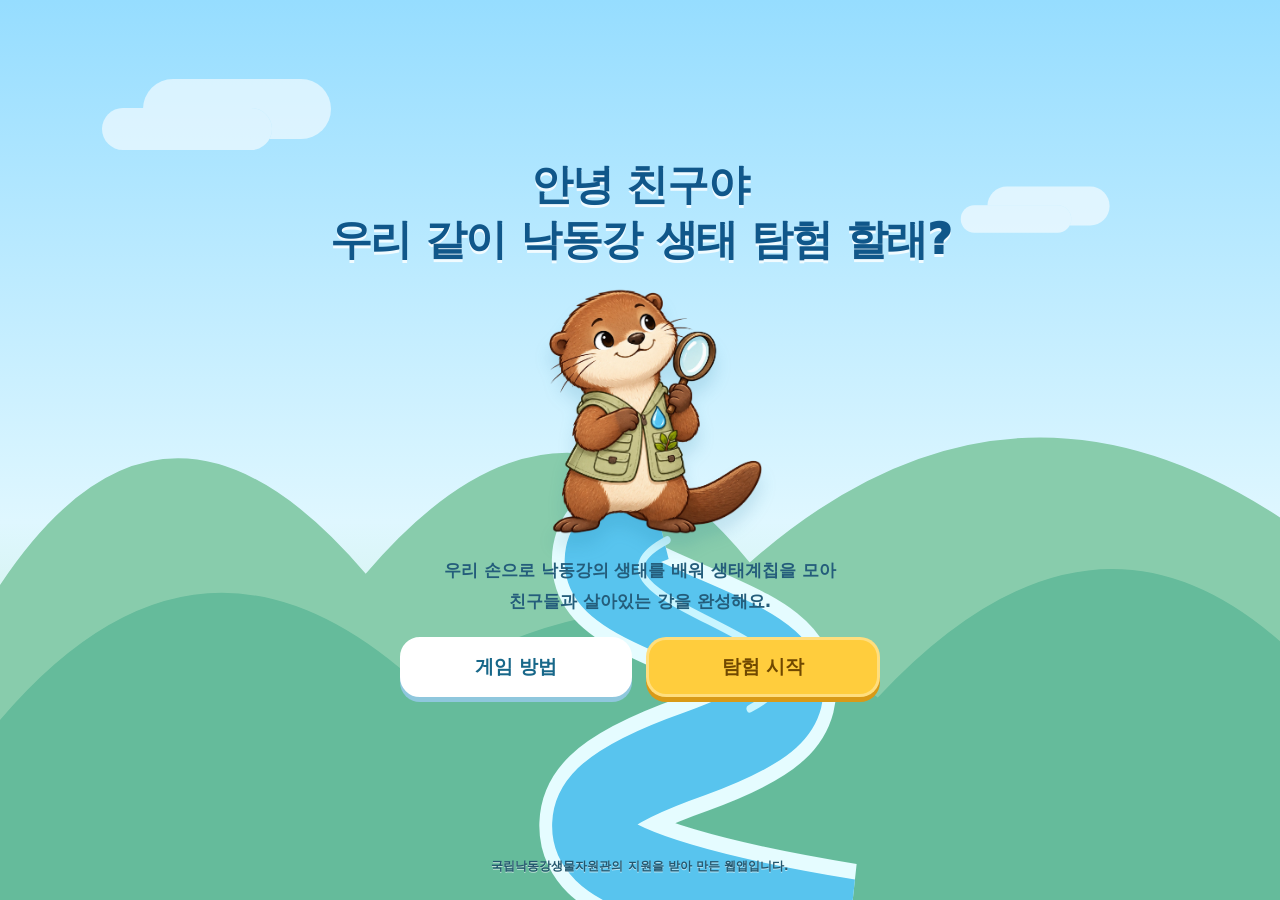
<file: index.html>
<!doctype html>
<html lang="ko" class="world-boot"><head><meta charset="utf-8"><meta name="viewport" content="width=device-width,initial-scale=1"><title>낙동강 생태지킴이 탐험대 · 메인 보드</title>
<link rel="stylesheet" href="game.css?v=20261101-sixty"><link rel="stylesheet" href="multiplayer-ui.css?v=20261101-mp2">
</head><body>
<section id="worldWelcome" class="world-welcome" role="dialog" aria-modal="true" aria-labelledby="worldTitle" tabindex="-1"><div class="world-scene" aria-hidden="true"><div class="world-cloud"></div><div class="world-cloud second"></div><svg viewBox="0 0 1400 800" preserveAspectRatio="none"><path d="M0 520 Q180 300 400 510 Q620 300 820 500 Q1100 300 1400 460 V800 H0Z" fill="#88ccac"/><path d="M0 640 Q220 430 460 610 Q740 470 960 620 Q1190 420 1400 570 V800 H0Z" fill="#65bb9b"/><path d="M720 460 C460 540 1100 570 760 670 C550 730 630 780 930 820" fill="none" stroke="#e5fcff" stroke-width="105"/><path d="M720 460 C460 540 1100 570 760 670 C550 730 630 780 930 820" fill="none" stroke="#58c4ee" stroke-width="77"/><path d="M730 480 C600 535 960 570 820 630" fill="none" stroke="#c8f5ff" stroke-width="7" stroke-linecap="round"/></svg></div><div class="world-shell world-simple"><h2 id="worldTitle">안녕 친구야<br>우리 같이 낙동강 생태 탐험 할래?</h2><div class="world-mascot"><img src="media-8312a8520e204038.webp" id="worldSudali" fetchpriority="high" alt="돋보기를 든 탐험 친구 수달이"></div><p class="world-description">우리 손으로 낙동강의 생태를 배워 생태계칩을 모아<br>친구들과 살아있는 강을 완성해요.</p><div class="world-button-row"><button disabled id="worldHow">게임 방법</button><button disabled class="world-main-button" id="worldStart">탐험 시작</button></div><p id="appLoadNotice" role="status" style="order:3;font-size:13px">탐험을 준비하고 있어요…</p><noscript>게임을 이용하려면 자바스크립트를 켜 주세요.</noscript><footer class="world-support">국립낙동강생물자원관의 지원을 받아 만든 웹앱입니다.</footer></div></section>
<header><div class="toolbar"><div class="brand"><div class="mark" aria-hidden="true">🌿</div><div><h1>낙동강 생태지킴이 탐험대</h1><div class="sub">함께 지켜요, 우리의 낙동강!</div></div></div><nav class="actions" aria-label="보드 보기"><button id="minus" aria-label="축소">−</button><button id="fit">맞춤</button><button id="toggleOriginal" aria-expanded="false">원본 펼치기</button><button id="plus" aria-label="확대">＋</button><button id="toggleMotion" class="motion-toggle" aria-pressed="false">효과 멈추기</button><button id="helpGuide">🦦 게임 방법</button><button id="full">전체화면</button></nav></div></header>
<div class="hint"><span>구역별 카드를 뽑아 문제를 읽고, 친구들과 생태계칩 20개를 채워 보세요.</span><span class="badge">4개 구역 · 20개 미션</span></div>
<div class="mission-status"><strong id="missionProgress">み</strong><progress id="missionMeter" max="20" value="0" aria-label="생태계 복원 진행"></progress><button id="allMissions">미션 목록</button><button id="resetMissions">새 탐험</button><small id="saveNote">이 브라우저에서 진행 상황을 저장합니다. 다른 기기와는 공유되지 않아요.</small></div><main><div class="board" id="board"><div id="placedChips"></div><button class="completed-hotspot" id="completedMissions" aria-label="완료한 미션 모아보기"><span class="deck-count" id="completedCount">완료 0장</span></button><div id="practiceChip" hidden>💧<br>빠른 물살</div><div class="logo-underlay" aria-hidden="true"></div><button class="logo-magic" id="logoMagic" aria-label="낙동강 생태지킴이 탐험대 로고 반짝임 다시 보기"><span class="logo-shine" aria-hidden="true"></span><span class="spark" aria-hidden="true" style="--x:12%;--y:20%;--delay:0.1s">✦</span><span class="spark" aria-hidden="true" style="--x:82%;--y:12%;--delay:0.6s">✦</span><span class="spark" aria-hidden="true" style="--x:93%;--y:55%;--delay:0.3s">✦</span><span class="spark" aria-hidden="true" style="--x:18%;--y:84%;--delay:0.8s">✦</span><span class="spark" aria-hidden="true" style="--x:60%;--y:87%;--delay:0.5s">✦</span><span class="magic-tip" aria-hidden="true">눌러서 반짝임 다시 보기 ✦</span></button><img src="media-3f51b5a31a587a94.webp" alt="낙동강 생태지킴이 탐험대 보드판. 상단에 상류·중류·하류·습지 카드와 완료한 미션 공간, 아래에 각 구역별 생태계칩 다섯 칸이 있습니다." draggable="false">
<button class="hotspot" data-region="상류" style="left:23.9%;--c:#28753c" aria-label="상류 미션카드 5개 보기"><span>미션카드 보기 ↗</span></button>
<button class="hotspot" data-region="중류" style="left:38.8%;--c:#216eb0" aria-label="중류 미션카드 5개 보기"><span>미션카드 보기 ↗</span></button>
<button class="hotspot" data-region="하류" style="left:53.7%;--c:#ae6018" aria-label="하류 미션카드 5개 보기"><span>미션카드 보기 ↗</span></button>
<button class="hotspot" data-region="습지" style="left:68.5%;--c:#783d9e" aria-label="습지 미션카드 5개 보기"><span>미션카드 보기 ↗</span></button>
</div></main><footer>모두의 미션이 모여 낙동강 생태계가 완성돼요.</footer>
<dialog id="cards" aria-labelledby="cardTitle"><div class="modalbar"><h2 id="cardTitle"></h2><button id="close" aria-label="미션카드 닫기">닫기 ×</button></div><div class="pages"><button data-page="0">1쪽 · 미션 3개</button><button data-page="1">2쪽 · 미션 2개</button></div><p class="note">문제·힌트·정답·해설이 함께 있는 원본 카드입니다.</p><img class="source" id="source" alt=""></dialog>
<section id="guide" role="dialog" aria-modal="true" aria-labelledby="guideTitle"><div class="guide-panel"><div class="guide-top"><span>수달과 함께하는 첫 탐험</span><div><button id="voiceGuide" aria-pressed="false">음성 켜기</button> <button id="skipGuide">방법 알아요 · 건너뛰기</button></div></div><div class="guide-step" aria-label="안내 진행 단계"><i></i><i></i><i></i><i></i><i></i></div><div class="guide-hero"><div class="otter-portrait" role="img" aria-label="원본 보드판의 수달"></div><h2 id="guideTitle" tabindex="-1"></h2></div><div id="guideBody"></div><p class="guide-feedback" id="guideFeedback" aria-live="polite"></p><div class="guide-choices" id="guideActions"></div><small id="guideFoot"></small></div></section><dialog id="missionDialog" aria-labelledby="missionTitle"><div class="modalbar"><h2 id="missionTitle">미션카드</h2><button id="closeMission">닫기 ×</button></div><div class="mission-content" id="missionContent"></div></dialog><script onerror="document.getElementById('appLoadNotice').textContent='연결이 지연되고 있어요. 페이지를 새로고침해 주세요.'" defer src="game-core.js?v=20261101-sixty"></script><script onerror="document.getElementById('appLoadNotice').textContent='연결이 지연되고 있어요. 페이지를 새로고침해 주세요.'" defer src="game-app.js?v=20261101-sixty"></script><script defer src="qrcode.js?v=1"></script><script defer src="multiplayer-app.js?v=20261101-mp2"></script>
</body></html>
</file>
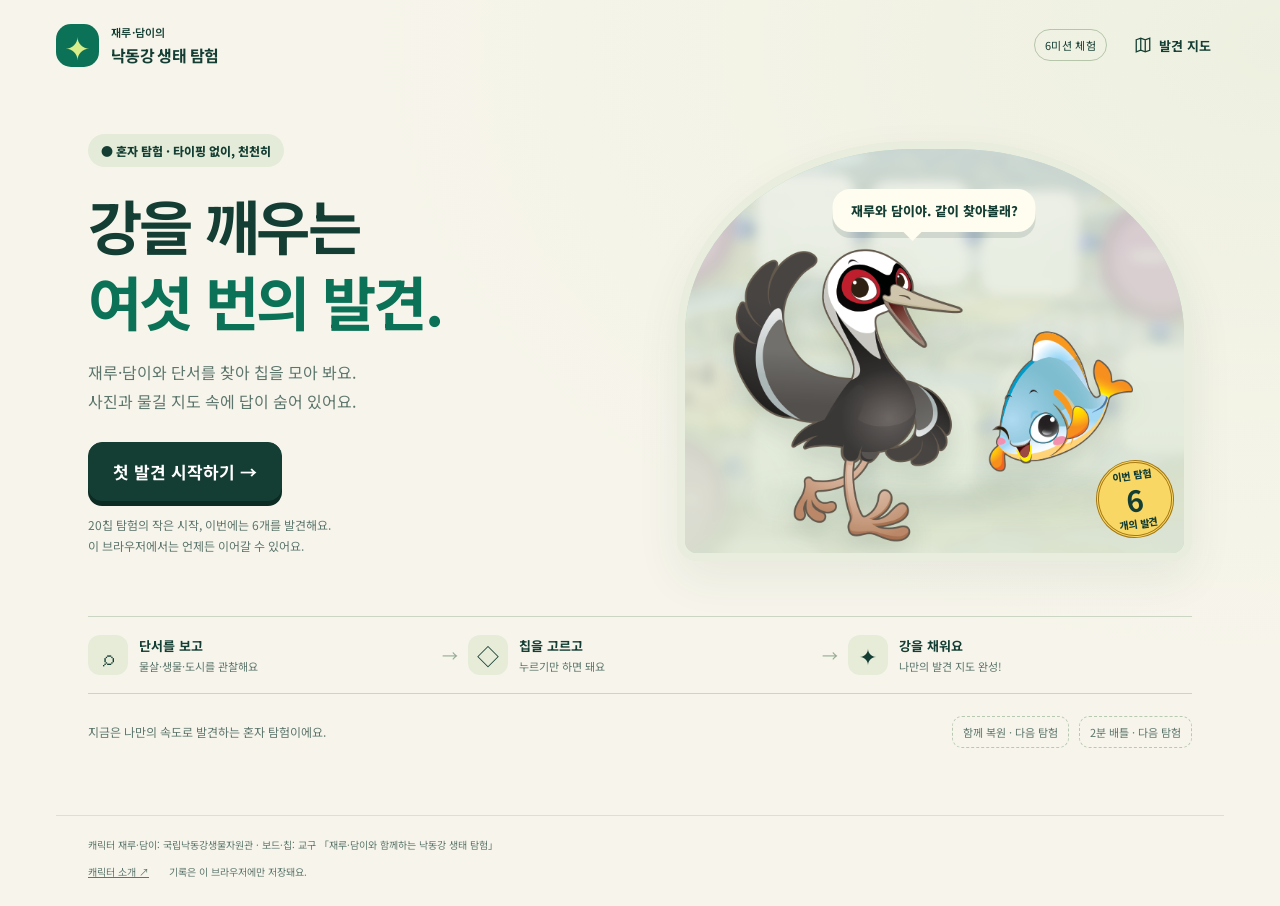
<file: river-lab/index.html>
<!doctype html>
<html lang="ko"><head><meta charset="utf-8"><meta name="viewport" content="width=device-width,initial-scale=1,viewport-fit=cover"><meta name="theme-color" content="#123b32"><meta name="description" content="재루·담이와 함께하는 낙동강 생태 탐험. 사진 칩과 물길 지도로 만나는 6미션 혼자 탐험 체험판."><title>물길을 깨우는 여섯 번의 발견 · 낙동강 생태 탐험</title><link rel="stylesheet" href="river.css?v=1"><link rel="preload" as="image" href="mascots-welcome.webp"><script defer src="river-core.js?v=1"></script><script defer src="river-app.js?v=1"></script></head>
<body><a class="skip" href="#app">탐험 내용으로 건너뛰기</a><header class="top"><a href="./" class="brand" aria-label="낙동강 생태 탐험 첫 화면"><span class="brand-icon" aria-hidden="true">✦</span><span>재루·담이의<strong>낙동강 생태 탐험</strong></span></a><div class="top-actions"><span class="trial">6미션 체험</span><button id="mapOpen" class="icon-button" aria-label="발견 지도 열기"><svg width="18" height="18" viewBox="0 0 24 24" fill="none" stroke="currentColor" stroke-width="1.7" aria-hidden="true"><path d="M3 5l6-2 6 2 6-2v16l-6 2-6-2-6 2zM9 3v16M15 5v16"/></svg><span>발견 지도</span></button></div></header><main id="app" tabindex="-1"><p class="loading" role="status">재루와 담이가 탐험을 준비하고 있어요…</p><noscript>이 탐험에는 자바스크립트가 필요해요.</noscript></main><footer class="site-footer"><p>캐릭터 재루·담이: 국립낙동강생물자원관 · 보드·칩: 교구 「재루·담이와 함께하는 낙동강 생태 탐험」</p><a href="https://www.nnibr.re.kr/index.do?menu_id=00000287" target="_blank" rel="noopener">캐릭터 소개 ↗</a><span>기록은 이 브라우저에만 저장돼요.</span></footer>
<dialog id="mapDialog" aria-labelledby="mapTitle"><div class="dialog-head"><div><small>우리의 작은 복원 기록</small><h2 id="mapTitle">발견 지도</h2></div><button data-close="mapDialog" aria-label="발견 지도 닫기">닫기 ×</button></div><div id="mapBody"></div></dialog>
<dialog id="reviewDialog" aria-labelledby="reviewTitle"><div class="dialog-head"><h2 id="reviewTitle">발견 다시 보기</h2><button data-close="reviewDialog" aria-label="발견 다시 보기 닫기">닫기 ×</button></div><div id="reviewBody"></div></dialog>
<dialog id="resetDialog" aria-labelledby="resetTitle"><div class="reset-body"><h2 id="resetTitle">새 탐험을 시작할까요?</h2><p>이 체험판의 발견 기록을 지우고 첫 미션부터 시작해요.</p><div class="reset-actions"><button data-close="resetDialog">계속 이어가기</button><button id="confirmReset" class="primary">새 탐험 시작</button></div></div></dialog><div id="announce" class="sr-only" role="status" aria-live="polite"></div></body></html>
</file>
<file: game.css>
*{box-sizing:border-box}body{margin:0;background:#eeeee5;color:#243c30;font-family:"Malgun Gothic",system-ui,sans-serif}header{position:sticky;top:0;z-index:3;background:#fafbf5f5;border-bottom:1px solid #d9e0d2;backdrop-filter:blur(12px)}.toolbar{max-width:1300px;margin:auto;display:flex;align-items:center;justify-content:space-between;padding:14px 22px;gap:12px}.brand{display:flex;align-items:center;gap:12px}.mark{background:#245e39;color:white;border-radius:13px;padding:9px;font-size:22px}h1{font-size:18px;margin:0 0 3px}.sub{font-size:12px;color:#657364}.actions{display:flex;gap:6px;align-items:center}button{font:inherit;cursor:pointer;border:1px solid #d1daca;background:#fffef9;color:#294c35;border-radius:10px;padding:9px 12px}button:hover{background:#e5efde}button:focus-visible{outline:3px solid #e6a627;outline-offset:3px}.hint{max-width:1200px;margin:18px auto 12px;padding:0 20px;display:flex;justify-content:space-between;font-size:13px;color:#56654e}.badge{color:#356344}main{overflow:auto;padding:0 18px 30px;min-height:80vh}.board{position:relative;width:min(100%,1120px);margin:0 auto;background:#fff;border-radius:20px;box-shadow:0 12px 40px #30482a18;overflow:hidden}.board>img{width:100%;display:block}.hotspot{position:absolute;top:1.85%;height:20.3%;width:13.6%;border-radius:15%;border:3px solid transparent;background:transparent;padding:0}.hotspot:hover{background:#ffffff20;border-color:#ffffff;box-shadow:0 0 0 3px var(--c),0 8px 24px #0002}.hotspot:focus-visible{outline:4px solid #e6a627;outline-offset:1px}.hotspot span{position:absolute;bottom:5%;left:50%;transform:translateX(-50%);white-space:nowrap;background:#fffef5;color:var(--c);border-radius:20px;padding:6px 12px;font-size:clamp(9px,1.1vw,14px);box-shadow:0 2px 8px #0001;opacity:0}.hotspot:hover span,.hotspot:focus-visible span{opacity:1}footer{text-align:center;font-size:12px;color:#6b7665;padding:0 16px 22px}dialog{border:0;border-radius:20px;padding:0;width:min(980px,96vw);max-height:92vh;background:#fafbf5;color:#294532;box-shadow:0 24px 100px #0005}dialog::backdrop{background:#15271dc9;backdrop-filter:blur(4px)}.modalbar{display:flex;justify-content:space-between;align-items:center;gap:8px;padding:14px 18px;position:sticky;top:0;background:#fafbf5;z-index:1;border-bottom:1px solid #dae1d4}.modalbar h2{font-size:18px;margin:0}.pages{display:flex;justify-content:center;align-items:center;gap:12px;padding:12px}.pages button[aria-pressed=true]{background:#2e6340;color:#fff}.source{display:block;width:100%;height:auto}.note{font-size:12px;text-align:center;color:#697360;margin:0 12px 12px}body:has(dialog[open]){overflow:hidden}body:fullscreen{overflow:auto;background:#eeeee5}@media(max-width:620px){.toolbar{padding:11px 12px;flex-wrap:wrap}h1{font-size:15px}.mark{font-size:18px;padding:6px}.sub{font-size:11px}.actions{width:100%;justify-content:flex-end}button{padding:8px 10px;font-size:13px}.hint{font-size:11px;gap:10px;margin-top:12px}main{padding:0 6px 20px}.board{border-radius:12px}.hotspot{border-width:2px}.modalbar h2{font-size:15px}}

.logo-magic{position:absolute;left:2%;top:3%;width:21.3%;height:16.5%;padding:0;border:0;background:transparent;border-radius:35%;isolation:isolate;overflow:visible;cursor:pointer}.logo-magic:hover{background:transparent}.logo-magic:focus-visible{outline:3px solid #d99f20;outline-offset:3px}.logo-magic::before{content:"";position:absolute;inset:-5%;border-radius:50%;pointer-events:none;opacity:0;background:radial-gradient(ellipse,#ffe28388,transparent 68%);mix-blend-mode:screen}.logo-shine{position:absolute;inset:0;overflow:hidden;border-radius:35%;pointer-events:none;mix-blend-mode:screen}.logo-shine::after{content:"";position:absolute;inset:-30%;background:linear-gradient(110deg,transparent 36%,#fffbd480 46%,#fffefaee 50%,#fffbd480 54%,transparent 64%);transform:translateX(-110%);opacity:0}.spark{position:absolute;left:var(--x);top:var(--y);font-size:clamp(15px,2.5vw,34px);line-height:1;color:#fff9c5;text-shadow:0 0 5px #ffde50,0 0 12px #ffdc54;opacity:0;pointer-events:none}.logo-magic.play::before{animation:logoHalo 3.8s ease-out both}.logo-magic.play .logo-shine::after{animation:logoShine 2s .25s ease-in-out both}.logo-magic.play .spark{animation:logoSpark 1.5s var(--delay) ease-in-out 2 both}.magic-tip{position:absolute;left:50%;top:103%;transform:translateX(-50%);white-space:nowrap;background:#fffcef;color:#336044;font-size:clamp(9px,1vw,13px);border:1px solid #e5cc7c;border-radius:20px;padding:5px 10px;opacity:0;transition:opacity .2s;pointer-events:none}.logo-magic:hover .magic-tip,.logo-magic:focus-visible .magic-tip{opacity:1}@keyframes logoHalo{0%,100%{opacity:0;transform:scale(.95)}25%,60%{opacity:.8;transform:scale(1.04)}}@keyframes logoShine{0%{opacity:0;transform:translateX(-110%)}15%,75%{opacity:.8}100%{opacity:0;transform:translateX(110%)}}@keyframes logoSpark{0%,100%{opacity:0;transform:scale(.3) rotate(-15deg)}45%{opacity:1;transform:scale(1) rotate(12deg)}}@media(prefers-reduced-motion:reduce){.logo-magic.play::before,.logo-magic.play .logo-shine::after,.logo-magic.play .spark{animation:none!important}.magic-tip{transition:none}}

#guide{position:fixed;z-index:20;inset:0;background:#142e24ad;display:flex;align-items:center;justify-content:center;padding:20px;overflow:auto}#guide[hidden]{display:none}.guide-panel{background:#fffdf3;border:2px solid #fff8d6;border-radius:26px;padding:24px;width:min(560px,100%);box-shadow:0 20px 80px #10271c55;position:relative}.guide-top{display:flex;justify-content:space-between;align-items:center;gap:8px;font-size:12px;color:#607259}.guide-hero{display:flex;gap:18px;align-items:center;margin:18px 0}.otter-portrait{width:104px;height:104px;flex-shrink:0;border-radius:50%;background-color:#dfeeda;background-size:850%;background-position:9.4% 44%;border:4px solid #e7d59b;box-shadow:0 4px 12px #365c3122}.guide-panel h2{font-size:25px;line-height:1.4;margin:0;color:#255b39}.guide-panel p{line-height:1.8;font-size:16px;margin:12px 0}.guide-step{display:flex;gap:5px;margin:15px 0}.guide-step i{height:5px;flex:1;border-radius:5px;background:#dfe6d5}.guide-step i.on{background:#4c8a50}.guide-choices{display:flex;gap:8px;flex-wrap:wrap;margin-top:16px}.guide-choices button{flex:1;min-width:120px;padding:13px}.guide-primary{background:#2c693e!important;color:white!important;border-color:#2c693e!important}.guide-feedback{min-height:26px;font-size:14px!important;color:#476641}.guide-chip{display:inline-flex;border:3px solid #39864f;border-radius:15px;background:#e7f5e1;padding:12px 18px;gap:8px;font-weight:bold;animation:chipArrive .65s ease-out}.guide-deck{background:#e2f3dc!important;border:2px solid #32804a!important;color:#25613a;min-height:100px!important;font-size:20px!important}.guide-panel small{display:block;color:#6d7569;margin-top:12px;line-height:1.6}#helpGuide{background:#e5efdc}.tutorial-highlight{z-index:21!important;outline:5px solid #ffdd66!important;outline-offset:5px;box-shadow:0 0 0 9999px #162e2340}.guide-board-step{align-items:flex-end!important;justify-content:flex-end!important;pointer-events:none;background:transparent!important}.guide-board-step .guide-panel{pointer-events:auto;width:min(440px,95%);margin:12px}.guide-board-step .guide-hero{margin:8px 0}.guide-board-step .otter-portrait{width:65px;height:65px}.guide-board-step h2{font-size:19px}.guide-board-step p{font-size:14px}#practiceChip{position:absolute;left:26.1%;top:28.5%;width:7.9%;height:8.3%;z-index:2;background:#e7f5e5e8;border:3px solid #38804a;border-radius:15%;display:flex;align-items:center;justify-content:center;text-align:center;color:#28633d;font-size:clamp(9px,1.3vw,17px);font-weight:bold;animation:chipArrive .7s ease-out}#practiceChip[hidden]{display:none}@keyframes chipArrive{from{opacity:0;transform:translateY(-45px) scale(.4)}to{opacity:1;transform:none}}@media(max-width:600px){#guide{padding:10px}.guide-panel{padding:18px}.guide-panel h2{font-size:21px}.guide-panel p{font-size:14px}.guide-board-step .guide-panel{margin:0;width:100%}.guide-board-step .guide-hero{display:none}.otter-portrait{width:80px;height:80px}}@media(prefers-reduced-motion:reduce){.guide-chip,#practiceChip{animation:none}}

.mission-status{max-width:1120px;margin:12px auto 15px;padding:12px 16px;border:1px solid #d7e2cc;border-radius:16px;background:#fafcf4;display:flex;align-items:center;gap:12px;flex-wrap:wrap}.mission-status strong{font-size:16px}.mission-status progress{accent-color:#347545;height:12px;flex:1;min-width:80px}.mission-status button{font-size:12px}.mission-status small{width:100%;color:#68765e}.deck-count{position:absolute;bottom:4%;left:50%;transform:translateX(-50%);white-space:nowrap;color:var(--c);background:#fffdf3ed;padding:5px 10px;border-radius:20px;font-size:clamp(9px,1vw,13px);box-shadow:0 2px 6px #0001}.hotspot span:not(.deck-count){bottom:15%}.placed-chip{position:absolute;width:7.5%;height:7.8%;z-index:2;border:2px solid var(--chip-color);background:#fffcf2ee;border-radius:15%;display:flex;align-items:center;justify-content:center;flex-direction:column;text-align:center;gap:2px;padding:3px;color:#264c31;box-shadow:0 2px 8px #28482428;font-size:clamp(8px,1.2vw,15px);font-weight:bold;animation:chipArrive .6s ease-out}.placed-chip small{font-weight:normal;font-size:.7em;color:#54734d}.completed-hotspot{position:absolute;top:1.85%;left:83.6%;width:13.6%;height:20.3%;border:3px solid transparent;border-radius:15%;background:transparent;padding:0}.completed-hotspot:hover{background:#ffffff20;border-color:#b0a986}.completed-hotspot .deck-count{color:#5b5b4b}.mission-content{padding:22px 26px 24px}.mission-meta{color:#527046;font-size:12px;display:flex;justify-content:space-between;gap:8px}.mission-question{font-size:clamp(20px,2.5vw,28px);line-height:1.7;font-weight:bold;color:#25492e;margin:20px 0 24px}.mission-section{padding:16px;border-radius:15px;border:1px solid #dce5d2;background:#f0f6e8;margin:12px 0;line-height:1.8}.mission-section h3{font-size:13px;margin:0 0 6px;color:#46723d}.mission-section p{margin:0}.mission-answer{background:#fff7dc;border-color:#ead692}.mission-answer strong{font-size:24px;color:#396233}.mission-buttons{display:flex;gap:8px;flex-wrap:wrap;margin:18px 0 0}.mission-buttons button{padding:12px 16px;flex:1}.mission-controls{display:flex;justify-content:space-between;gap:12px;flex-wrap:wrap;border-top:1px solid #e1e7d7;margin-top:20px;padding-top:14px}.mission-controls button{font-size:12px}.mission-note{font-size:13px;color:#64715b;line-height:1.7}.mission-saved{font-size:13px;margin:10px 0;min-height:20px;color:#476f3b}.mission-list{display:grid;grid-template-columns:repeat(auto-fit,minmax(200px,1fr));gap:10px;margin:16px 0}.mission-list button{text-align:left;line-height:1.6}.mission-list button.done{background:#e6f2df;border-color:#82ac6f}.mission-list button small{display:block;color:#607557}.mission-region-title{margin-top:20px;font-size:18px}.finish-banner{border:1px solid #cfb965;background:#fff5ce;border-radius:15px;padding:16px;margin:15px 0;line-height:1.8}.mission-question:focus{outline:none}@media(prefers-reduced-motion:reduce){.placed-chip{animation:none}}@media(max-width:600px){.mission-content{padding:16px}.mission-status{margin:10px 6px}.mission-status strong{font-size:14px}.mission-status small{font-size:11px}.mission-buttons button{font-size:13px;padding:11px 10px}}

.logo-underlay{position:absolute;left:2%;top:3%;width:21.3%;height:16.5%;background:#f3f0e6;border-radius:14px;pointer-events:none}.logo-magic{border-radius:14px;background-size:469.484% 606.061%;background-position:2.5413% 3.5928%;background-repeat:no-repeat;transform-origin:50% 60%;animation:logoWelcome 1.5s cubic-bezier(.2,.8,.25,1.2) both,logoFloat 5s 1.5s ease-in-out infinite;filter:drop-shadow(0 7px 5px #305a3b22)}.logo-magic:hover{background-color:transparent}.logo-magic::before{inset:-8%;background:radial-gradient(ellipse,#fff09d99,transparent 67%);z-index:-1;animation:logoAura 4s ease-in-out infinite!important}.logo-magic .logo-shine::after{animation:logoShineLoop 6s .5s ease-in-out infinite!important}.logo-magic .spark{font-size:clamp(20px,3.5vw,47px);animation:logoStarLoop 4s var(--delay) ease-in-out infinite!important}.brand h1{background:linear-gradient(105deg,#245839 15%,#278a9a 35%,#a17a0d 50%,#245839 70%);background-size:240% 100%;background-clip:text;-webkit-background-clip:text;color:transparent;animation:headingRiver 7s ease-in-out infinite}.motion-toggle{font-size:12px}body.motion-paused .logo-magic,body.motion-paused .logo-magic::before,body.motion-paused .logo-magic .logo-shine::after,body.motion-paused .logo-magic .spark,body.motion-paused .brand h1{animation:none!important}body.motion-paused .logo-magic .spark,body.motion-paused .logo-magic::before{opacity:0!important}@keyframes logoWelcome{0%{opacity:0;transform:translateY(24px) scale(.65) rotate(-7deg)}65%{opacity:1;transform:translateY(-6px) scale(1.08) rotate(2deg)}100%{opacity:1;transform:translateY(0) scale(1) rotate(0)}}@keyframes logoFloat{0%,100%{transform:translateY(0) rotate(-.6deg)}50%{transform:translateY(-7px) rotate(.6deg)}}@keyframes logoAura{0%,100%{opacity:.25;transform:scale(.95)}50%{opacity:.85;transform:scale(1.13)}}@keyframes logoShineLoop{0%,58%{opacity:0;transform:translateX(-110%)}65%,82%{opacity:.95}90%,100%{opacity:0;transform:translateX(110%)}}@keyframes logoStarLoop{0%,12%,65%,100%{opacity:0;transform:scale(.2) rotate(-20deg)}30%,43%{opacity:1;transform:scale(1.15) rotate(20deg)}}@keyframes headingRiver{0%,100%{background-position:0% 50%}50%{background-position:100% 50%}}@media(prefers-reduced-motion:reduce){.logo-magic,.logo-magic::before,.logo-magic .logo-shine::after,.logo-magic .spark,.brand h1{animation:none!important}.logo-magic .spark,.logo-magic::before{opacity:0!important}}
.logo-magic:hover{background-size:469.484% 606.061%;background-position:2.5413% 3.5928%;background-repeat:no-repeat}.board{scroll-margin-top:90px}
/* Compact, viewport-fitted table. Source artwork remains an intact square. */
html,body{height:100%;overflow:hidden}body{height:100dvh;display:flex;flex-direction:column;background:radial-gradient(ellipse at 50% 35%,#f3f7e8,#e0e8d8)}header{position:relative;flex-shrink:0}.toolbar{max-width:none;padding:7px 16px;gap:8px}.brand{gap:8px}.mark{padding:5px 7px;border-radius:9px;font-size:17px}.brand h1{font-size:15px;margin:0}.brand .sub{display:none}.actions{gap:4px}.actions button{padding:6px 9px;font-size:12px;border-radius:8px}.hint,footer,#saveNote{display:none}.mission-status{flex-shrink:0;max-width:none;margin:0 14px 4px;padding:5px 10px;gap:9px;border-radius:10px;background:#f9fcf0bd}.mission-status strong{font-size:12px}.mission-status button{font-size:11px;padding:4px 8px}.mission-status progress{height:8px;min-width:40px}.mission-dock{display:grid;grid-template-columns:repeat(5,minmax(0,1fr));gap:7px;padding:7px 14px;flex-shrink:0}.mission-dock .hotspot,.mission-dock .completed-hotspot{position:relative!important;inset:auto!important;width:auto!important;height:39px!important;border-radius:10px!important;border:1px solid color-mix(in srgb,var(--c,#696252) 35%,white)!important;background:color-mix(in srgb,var(--c,#696252) 8%,white)!important;padding:5px 12px!important;display:flex;align-items:center;justify-content:space-between;gap:7px;box-shadow:0 2px 4px #274b2210;color:var(--c,#625e50)}.mission-dock .hotspot:hover,.mission-dock .completed-hotspot:hover{background:var(--tile)!important;color:#fff!important;box-shadow:0 6px 0 var(--deep)!important}.dock-label{font-size:14px;font-weight:bold;white-space:nowrap}.mission-dock .deck-count{position:static;transform:none;background:#ffffffbd;box-shadow:none;font-size:11px;padding:3px 7px;white-space:nowrap}.mission-dock .hotspot span:not(.deck-count):not(.dock-label){display:none}.mission-dock .tutorial-highlight{z-index:21!important;outline:4px solid #ffcc42!important}.board-viewport{position:relative;flex:none;overflow:hidden;border-radius:15px;background:#fff;isolation:isolate;border:2px solid #efdf95;box-shadow:0 0 0 3px #fdf8e6,0 0 0 5px #82b59d66,0 10px 30px #284e3430,0 0 24px #8fcdb955;animation:boardGlow 5s ease-in-out infinite}.board-viewport::after{content:"";position:absolute;inset:0;border-radius:13px;border:3px solid transparent;pointer-events:none;z-index:4;background:linear-gradient(115deg,transparent 12%,#fff4ac 22%,#60cdb4 32%,transparent 42%,transparent 65%,#f4d66b 76%,transparent 88%) border-box;mask:linear-gradient(#fff 0 0) padding-box,linear-gradient(#fff 0 0);mask-composite:exclude;background-size:300% 300%;animation:borderCurrent 8s ease-in-out infinite}.board-viewport .board{width:100%!important;max-width:none!important;aspect-ratio:1;margin:-23.5% 0 0!important;border-radius:0;box-shadow:none;overflow:hidden;scroll-margin-top:0}.board-viewport.expanded .board{margin:0!important}.board-viewport .board>img{width:100%;height:auto;display:block}.board-viewport:not(.expanded) .logo-magic,.board-viewport:not(.expanded) .logo-underlay{visibility:hidden}.board-viewport.expanded .logo-magic,.board-viewport.expanded .logo-underlay{visibility:visible}main{min-height:0;flex:1;display:flex;align-items:center;justify-content:center;overflow:auto;padding:8px 12px 12px}body.motion-paused .board-viewport,body.motion-paused .board-viewport::after{animation:none!important}#toggleOriginal{border-color:#c8d5b8}dialog{max-height:92dvh}.guide-board-step .guide-panel{max-height:65dvh;overflow:auto}.guide-board-step{padding-bottom:6px!important}.guide-board-step .guide-panel{box-shadow:0 12px 50px #16302044}@keyframes boardGlow{0%,100%{box-shadow:0 0 0 3px #fff9e8,0 0 0 5px #81b69d66,0 10px 25px #284e3426,0 0 16px #8fcdb944}50%{box-shadow:0 0 0 3px #fff9e8,0 0 0 5px #d8b75d99,0 10px 30px #284e3430,0 0 28px #79cbb36b}}@keyframes borderCurrent{0%,100%{background-position:0% 0%}50%{background-position:100% 100%}}@media(max-width:700px){.toolbar{padding:6px 8px;flex-wrap:wrap}.brand h1{font-size:13px}.actions{width:auto;flex:1;justify-content:flex-end}.actions button{font-size:10px;padding:5px 6px}#minus,#plus,#toggleMotion{display:none}.mission-dock{gap:4px;padding:5px 8px}.mission-dock .hotspot,.mission-dock .completed-hotspot{height:44px!important;flex-direction:column;justify-content:center;gap:2px;padding:4px!important}.dock-label{font-size:12px}.mission-dock .deck-count{font-size:9px;padding:0 3px}.mission-status{margin:0 8px 3px;gap:5px}.mission-status strong{font-size:10px}.mission-status button{font-size:9px;padding:4px}.mark{font-size:14px}.mission-status progress{min-width:25px}main{padding:5px 8px 9px}.board-viewport{border-radius:10px}}@media(max-height:500px){.toolbar{padding-top:3px;padding-bottom:3px}.mission-dock{padding-top:3px;padding-bottom:3px}.mission-dock .hotspot,.mission-dock .completed-hotspot{height:30px!important}.mission-status{padding-top:3px;padding-bottom:3px}}@media(prefers-reduced-motion:reduce){.board-viewport,.board-viewport::after{animation:none!important}}
.mission-dock .hotspot .deck-count{opacity:1;bottom:auto;left:auto}
.mission-dock{grid-template-columns:130px repeat(5,minmax(90px,145px));justify-content:center;gap:7px}.mission-label-button{position:relative;overflow:hidden;border:1px solid #6c9b45;border-radius:10px;background:linear-gradient(120deg,#1d5c36,#3c7e45);color:#fffbe2;font-size:15px;font-weight:800;padding:6px 14px;min-height:39px;box-shadow:0 0 0 2px #e4d89666,0 3px 10px #29613c25;animation:missionLabelGlow 3s ease-in-out infinite}.mission-label-button:hover{background:linear-gradient(120deg,#286c3e,#4d9250)}.mission-label-button::after{content:"";position:absolute;inset:-40%;background:linear-gradient(110deg,transparent 40%,#fff6bd99 50%,transparent 60%);transform:translateX(-100%);pointer-events:none;animation:missionLabelShine 4.5s ease-in-out infinite}.mission-dock .hotspot,.mission-dock .completed-hotspot{padding:5px 9px!important}.mission-dock .dock-label{font-size:13px}.mission-dock .deck-count{font-size:10px;padding:3px 5px}@keyframes missionLabelGlow{0%,100%{box-shadow:0 0 0 2px #e4d89666,0 2px 8px #29613c25}50%{box-shadow:0 0 0 2px #f4dc86aa,0 0 17px #a8cb6c88}}@keyframes missionLabelShine{0%,55%{transform:translateX(-100%)}85%,100%{transform:translateX(100%)}}body.motion-paused .mission-label-button,body.motion-paused .mission-label-button::after{animation:none!important}@media(max-width:700px){.mission-dock{grid-template-columns:72px repeat(5,minmax(0,1fr));gap:4px}.mission-label-button{font-size:12px;padding:4px;min-height:44px}.mission-dock .dock-label{font-size:11px}.mission-dock .deck-count{font-size:8px;padding:0 1px}.mission-dock .hotspot,.mission-dock .completed-hotspot{padding:3px!important}}@media(prefers-reduced-motion:reduce){.mission-label-button,.mission-label-button::after{animation:none!important}}

.placed-chip{padding:0!important;overflow:hidden;border-width:1px;border-radius:12%;background:#fff}.placed-chip img{display:block;width:100%;height:100%;object-fit:contain}.chip-answer-preview{text-align:center;border:1px solid #dbe7d1;border-radius:14px;padding:12px;background:#f7fbf2}.chip-answer-preview img{width:150px;max-width:60%;height:auto;border-radius:12px}.chip-answer-preview p{font-size:13px;color:#496e3e;margin:6px 0 0}.reward-chip{width:160px;max-width:60%;display:block;margin:14px auto;border-radius:14px;animation:chipArrive .8s ease-out}.chip-gallery{display:grid;grid-template-columns:repeat(5,minmax(0,1fr));gap:9px;margin:12px 0 20px}.chip-gallery button{padding:4px;border-radius:12px;font-size:11px}.chip-gallery img{display:block;width:100%;aspect-ratio:1;object-fit:contain;border-radius:8px}.chip-gallery small{display:block;color:#5b7054;margin:5px 0}.chip-source-note{font-size:12px;line-height:1.7;color:#607457}@media(max-width:600px){.chip-gallery{grid-template-columns:repeat(3,minmax(0,1fr))}}@media(prefers-reduced-motion:reduce){.reward-chip{animation:none}}

.answer-test{border:1px solid #c6dcb9;background:#edf6e7;border-radius:15px;padding:15px;margin:16px 0}.answer-test label{display:block;font-size:14px;font-weight:bold;color:#32633d;margin-bottom:9px}.answer-entry-row{display:flex;gap:8px}.answer-entry-row input{min-width:0;flex:1;width:100%;border:2px solid #b4cfa6;border-radius:10px;padding:12px 14px;font:inherit;font-size:18px;color:#254b32;background:#fff}.answer-entry-row input:focus{outline:3px solid #e6cf74;outline-offset:2px}.answer-entry-row button{padding:10px 20px;font-weight:bold;background:#2c6a3d;color:white;border-color:#2c6a3d}.answer-feedback{min-height:22px;margin:8px 0 0;font-size:14px;color:#546a47}.answer-feedback.wrong{color:#9b4b27}.answer-feedback.correct{color:#286538;font-weight:bold}.answer-test small{font-size:11px;color:#69775e;display:block;margin-top:5px}.chip-flight{position:fixed;z-index:1000;pointer-events:none;object-fit:contain;border-radius:16px;box-shadow:0 12px 45px #183f3055;will-change:transform;transform-origin:top left}.correct-toast{position:fixed;z-index:1001;left:50%;top:18px;transform:translateX(-50%);padding:15px 24px;border-radius:18px;border:2px solid #e8ce72;background:#fffbed;color:#28603a;box-shadow:0 8px 35px #224c3533;font-weight:800;font-size:21px;text-align:center;pointer-events:none;max-width:90vw;white-space:normal}.correct-toast small{display:block;font-size:13px;font-weight:normal;margin-top:4px}.landing-chip{animation:chipLanded .65s ease-out!important}@keyframes chipLanded{0%{transform:scale(.65);filter:brightness(1.6)}55%{transform:scale(1.2)}100%{transform:scale(1);filter:brightness(1)}}@media(max-width:600px){.answer-entry-row input{font-size:16px;padding:10px}.answer-entry-row button{font-size:13px;padding:9px 12px}.correct-toast{font-size:18px;top:8px}}@media(prefers-reduced-motion:reduce){.landing-chip{animation:none!important}}

.points-total{font-size:13px;color:#78601b;white-space:nowrap;background:#fff2c3;border:1px solid #e7cf72;padding:4px 10px;border-radius:20px;font-weight:bold}.timer-box{display:flex;gap:10px;align-items:center;flex-wrap:wrap;background:#f9f4df;border:1px solid #e5d59b;border-radius:12px;padding:11px 14px;margin:13px 0;font-size:14px}.timer-box strong{font-size:20px;color:#9b671b}.timer-box small{display:block;width:100%;font-size:11px;color:#73694e}.timer-box.paused{background:#e8f2ff;border-color:#a2bfdb}.timer-box.frozen{background:#f1eee8}.point-reward{position:fixed;z-index:1100;left:50%;top:22%;transform:translateX(-50%);text-align:center;padding:18px 28px;border:2px solid #ffe081;border-radius:22px;background:linear-gradient(135deg,#fff8d4,#fffdf2);box-shadow:0 12px 50px #65502244;color:#3c6532;pointer-events:none;animation:pointRise 2.7s ease-out forwards}.point-reward strong{display:block;font-size:42px;color:#b17a08;text-shadow:0 2px #fff}.point-reward span{font-size:17px;font-weight:bold}@keyframes pointRise{0%{opacity:0;transform:translate(-50%,35px) scale(.7)}18%{opacity:1;transform:translate(-50%,0) scale(1.12)}35%,70%{opacity:1;transform:translate(-50%,-10px) scale(1)}100%{opacity:0;transform:translate(-50%,-75px) scale(.95)}}@media(max-width:700px){.points-total{font-size:10px;padding:3px 5px}.point-reward strong{font-size:32px}}@media(prefers-reduced-motion:reduce){.point-reward{animation:none}}

.region-base-points{font-size:14px;font-weight:900;color:#be5907;letter-spacing:-.3px;text-shadow:0 1px #fff}.mission-dock .hotspot .dock-label{display:inline-flex;align-items:center;gap:4px}.mission-dock{grid-template-columns:130px repeat(5,minmax(95px,145px)) minmax(135px,170px)}.dock-current-score{align-self:stretch;display:flex;align-items:center;justify-content:center;gap:6px;border:1px solid #dfc66a;border-radius:10px;background:linear-gradient(120deg,#fff6cf,#fffbed);box-shadow:0 0 0 2px #f0dfa533;color:#4f6038;font-size:12px;white-space:nowrap;padding:5px 9px}.dock-current-score strong{font-size:21px;color:#aa6506;font-weight:900}.dock-current-score small{font-size:10px;color:#8b7953}.mission-dock .hotspot .region-base-points{display:inline!important;opacity:1!important;position:static!important;transform:none!important;background:none!important;padding:0!important;box-shadow:none!important;white-space:nowrap}.points-total{display:none!important}@media(max-width:700px){.mission-dock{grid-template-columns:74px repeat(5,minmax(0,1fr));row-gap:5px}.dock-current-score{grid-column:1/-1;min-height:29px;padding:2px 8px}.dock-current-score strong{font-size:17px}.mission-dock .hotspot .dock-label{gap:1px;flex-direction:column;line-height:1.1}.mission-dock .hotspot .region-base-points{font-size:11px}.mission-dock .hotspot,.mission-dock .completed-hotspot{height:49px!important}}

.rank-strip{display:flex;align-items:center;justify-content:center;gap:10px;flex-wrap:wrap;padding:5px 12px 7px;flex-shrink:0;color:#335b39;font-size:12px}.rank-badge{border:1px solid #a9c38b;border-radius:20px;padding:5px 12px;background:linear-gradient(120deg,#edf8dd,#fff7d5);font-weight:800;box-shadow:0 2px 7px #426a2b16}.rank-next{font-size:11px;color:#6e785d}.rank-celebration{position:fixed;inset:0;z-index:1300;display:flex;align-items:center;justify-content:center;background:#19342275;backdrop-filter:blur(3px);padding:18px}.rank-celebration[hidden]{display:none}.rank-certificate{position:relative;overflow:hidden;width:min(490px,96vw);background:linear-gradient(145deg,#fffdf0,#eaf7de);border:3px solid #ebce70;border-radius:26px;padding:28px;text-align:center;box-shadow:0 18px 80px #17341c66;animation:rankEnter .7s cubic-bezier(.2,.8,.3,1.2) both}.rank-certificate .rank-icon{display:block;font-size:64px;filter:drop-shadow(0 4px 6px #d1ae4144)}.rank-certificate h2{font-size:25px;color:#2e673b;margin:12px 0}.rank-certificate p{line-height:1.8;color:#5a714e}.rank-certificate .rank-earned{font-size:13px;font-weight:bold;color:#95711a}.rank-certificate button{background:#2e683c;color:white;font-weight:bold;padding:11px 25px;border-color:#2e683c}.rank-confetti{position:absolute;top:-20px;left:var(--left);width:9px;height:16px;background:var(--color);animation:rankConfetti 2.6s var(--delay) ease-in infinite;pointer-events:none}.rank-strip button{font:inherit;color:inherit;cursor:pointer}.rank-list-row{display:flex;justify-content:space-between;gap:10px;border-bottom:1px solid #dce7d3;padding:13px 5px;font-size:14px}.rank-list-row.achieved{color:#2f743c;font-weight:bold}@keyframes rankEnter{from{opacity:0;transform:translateY(35px) scale(.7)}to{opacity:1;transform:none}}@keyframes rankConfetti{to{transform:translateY(530px) rotate(480deg);opacity:0}}@media(max-width:700px){.rank-strip{padding:3px 8px 5px;gap:5px}.rank-badge{font-size:11px;padding:4px 9px}.rank-next{font-size:10px}.rank-certificate{padding:22px}.rank-certificate h2{font-size:21px}}@media(prefers-reduced-motion:reduce){.rank-certificate,.rank-confetti{animation:none!important}.rank-confetti{display:none}}

.mission-dock{grid-template-columns:130px repeat(5,minmax(95px,145px)) minmax(210px,270px)}.dock-current-score{flex-wrap:wrap;gap:2px 6px;align-content:center;padding:5px 10px}.dock-current-score .rank-strip{width:100%;display:flex;padding:0;gap:5px;justify-content:center;flex-wrap:wrap;font-size:11px}.dock-current-score .rank-badge{font-size:11px;padding:2px 6px;border:0;background:transparent;box-shadow:none;line-height:1.35}.dock-current-score .rank-next{font-size:10px;color:#7a6b3b;line-height:1.35}.dock-current-score strong{font-size:19px}@media(max-width:700px){.mission-dock{grid-template-columns:74px repeat(5,minmax(0,1fr))}.dock-current-score{min-height:47px;display:flex;gap:2px 6px}.dock-current-score .rank-strip{width:auto;margin-left:5px}.dock-current-score strong{font-size:17px}}

.dock-current-score{display:grid;grid-template-columns:1fr;gap:5px;padding:6px;background:#f6f7ec;border:1px solid #bdcba8;box-shadow:0 3px 10px #385c2b1c}.current-score-box{display:flex;align-items:center;justify-content:center;gap:6px;padding:5px 10px;border:2px solid #e0b752;border-radius:9px;background:linear-gradient(110deg,#fff4bf,#fffcef);color:#6b4c14;box-shadow:inset 0 1px #fff}.current-score-box>span{font-size:12px;font-weight:800}.current-score-box strong{font-size:23px;color:#a65d04}.current-score-box small{font-size:11px;color:#8b7545}.dock-current-score .rank-strip{padding:0;margin:0;gap:3px;width:100%;display:flex;flex-direction:column}.dock-current-score .rank-badge{display:block;width:100%;border:2px solid #6b9c73;border-radius:9px;background:linear-gradient(110deg,#e5f5df,#f4fbef);padding:5px 8px;color:#285b36;font-size:12px;font-weight:900;box-shadow:inset 0 1px #fff;white-space:normal}.dock-current-score .rank-badge:hover{background:#d9efcf}.dock-current-score .rank-next{font-size:10px;color:#65764c;padding:1px 3px}.mission-dock{align-items:center}.mission-label-button{min-height:42px}@media(max-width:700px){.dock-current-score{grid-column:1/-1;grid-template-columns:1fr 1.45fr;gap:5px;padding:5px}.current-score-box{padding:5px}.current-score-box strong{font-size:19px}.current-score-box>span{font-size:10px}.current-score-box small{font-size:9px}.dock-current-score .rank-badge{font-size:11px;padding:4px}.dock-current-score .rank-next{font-size:9px}}

#learningDialog{width:min(1140px,96vw);max-height:94dvh;border:0;border-radius:24px;padding:0;background:#f8faf3;color:#234632;box-shadow:0 24px 100px #10281e66}#learningDialog::backdrop{background:#102e25bb;backdrop-filter:blur(6px)}.learn-head{padding:22px 26px 14px;background:#e6efdb;border-bottom:1px solid #cad8bd;display:flex;justify-content:space-between;gap:15px;align-items:center}.learn-head h2{font-size:25px;margin:5px 0}.learn-eyebrow{font-size:12px;font-weight:800;letter-spacing:1px;color:#5b743d}.learn-intro{padding:16px 26px 8px;font-size:14px;line-height:1.7;margin:0}.learn-tabs{display:flex;gap:8px;padding:12px 26px;position:sticky;top:0;background:#f8faf3;z-index:1}.learn-tabs button{flex:1;font-weight:900;border:2px solid var(--region);color:var(--region);padding:10px 6px}.learn-tabs button[aria-selected=true]{background:var(--region);color:white}.learn-body{padding:0 26px 24px}.learn-region-title{margin:5px 0 8px;font-size:23px}.learn-habitat{background:#eaf0df;border-left:4px solid var(--region);border-radius:8px;padding:12px 16px;line-height:1.7;font-size:14px}.learn-grid{display:grid;grid-template-columns:repeat(2,minmax(0,1fr));gap:16px;margin-top:16px}.learn-card{background:white;border:1px solid #d2ddc5;border-radius:18px;padding:16px;display:grid;grid-template-columns:125px 1fr;gap:16px;align-content:start}.learn-card img{width:125px;height:125px;object-fit:contain;border-radius:12px}.learn-card h4{margin:4px 0;font-size:23px}.learn-card .learn-kind{font-size:11px;letter-spacing:1px;color:#6a7b55;font-weight:800}.learn-card .learn-title{margin:0;font-size:13px;font-weight:700;color:#698341}.learn-card dl{grid-column:1/-1;margin:0;line-height:1.65;font-size:14px}.learn-card dt{font-weight:900;margin-top:8px}.learn-card dd{margin:0}.learn-key{grid-column:1/-1;padding:8px 10px;background:#eff4e5;border-radius:8px;font-size:13px;font-weight:800}.learn-source{grid-column:1/-1;font-size:12px;color:#3a7391;line-height:1.5}.learn-warning{grid-column:1/-1;font-size:12px;line-height:1.6;background:#fff1d6;padding:10px;border-radius:8px;color:#805b22}.learn-footer{display:flex;justify-content:space-between;align-items:center;gap:12px;margin-top:20px}.learn-footer button{font-weight:800}.learn-footnote{font-size:12px;line-height:1.7;color:#68775e}.learn-launch{background:#e7f2d7!important;border:1px solid #8dab61!important;color:#345c2e!important;font-weight:900!important}.learn-progress{font-size:13px;color:#62744e}.learn-official{color:#416b40;font-weight:700}.learn-card:only-child{grid-column:1/-1}@media(max-width:720px){.learn-head{padding:16px}.learn-head h2{font-size:20px}.learn-intro{padding:12px 16px 0}.learn-tabs{padding:12px 16px}.learn-body{padding:0 16px 20px}.learn-grid{grid-template-columns:1fr}.learn-card{grid-template-columns:105px 1fr;padding:12px;gap:12px}.learn-card img{width:105px;height:105px}.learn-card h4{font-size:22px}}

.learn-section-title{margin:24px 0 10px;font-size:19px;color:#385c38}.learn-env-card{background:linear-gradient(135deg,#f2f7e9,#fff);border:2px solid #b6cda4}.learn-env-body{grid-column:1/-1;margin:0;font-size:15px;line-height:1.8}.learn-check{grid-column:1/-1;border:1px dashed #a1b88d;border-radius:10px;padding:10px 12px;background:#fff}.learn-check summary{font-size:14px;font-weight:800;cursor:pointer;line-height:1.7}.learn-check p{font-size:14px;line-height:1.8;margin:10px 0 0;color:#507045}.learn-env-card:only-child{grid-column:1/-1}.learn-env-card:only-child{grid-template-columns:125px 1fr}.learn-env-card:only-child .learn-env-body{grid-column:2;grid-row:2}.learn-env-card:only-child img{grid-row:1/3}@media(max-width:720px){.learn-env-card:only-child{grid-template-columns:105px 1fr}.learn-env-card:only-child .learn-env-body{grid-column:1/-1;grid-row:auto}.learn-env-card:only-child img{grid-row:auto}}

.otter-portrait.sudali-portrait{width:145px;height:150px;border:0;border-radius:0;background:radial-gradient(ellipse,#e6efd9 0%,#e6efd900 70%);box-shadow:none;overflow:visible}.sudali-portrait img{width:100%;height:100%;object-fit:contain;filter:drop-shadow(0 5px 4px #34502c20);animation:sudali-breathe 4s ease-in-out infinite;transform-origin:50% 90%}.learning-sudali{width:92px;height:98px;object-fit:contain;flex-shrink:0}.learn-head>div{flex:1}.learn-head>button{flex-shrink:0}.sudali-mark{padding:0!important;background:transparent!important;overflow:visible!important}.sudali-brand{display:block;width:48px;height:48px;object-fit:contain}@keyframes sudali-breathe{0%,100%{transform:translateY(0) rotate(-1deg)}50%{transform:translateY(-4px) rotate(1deg)}}@media(max-width:600px){.otter-portrait.sudali-portrait{width:110px;height:120px}.learning-sudali{width:62px;height:72px}.learn-head{gap:8px}.learn-head h2{font-size:18px}.sudali-brand{width:38px;height:38px}}@media(prefers-reduced-motion:reduce){.sudali-portrait img{animation:none}}

:root{--ink:#123958;--blue:#087ad1;--sky:#e4f7ff;--gold:#ffce45}body{color:var(--ink);background:linear-gradient(160deg,#c7f0ff,#edfaff 55%,#c6efdf)}header{background:#ffffffed;border-bottom:0;box-shadow:0 3px 0 #77c6e040}.toolbar{padding:7px 20px}.brand h1{color:#124b72;font-weight:950;letter-spacing:-.6px}.brand .sub{color:#3883a0}button{border:2px solid #c8e2ed;border-radius:14px;background:white;color:#245775;font-weight:800;box-shadow:0 3px 0 #c1dce9;transition:transform .15s,box-shadow .15s}button:hover{background:#edfaff;transform:translateY(-2px);box-shadow:0 5px 0 #abd3e5}button:active{transform:translateY(2px);box-shadow:0 1px 0 #abd3e5}button:focus-visible{outline:3px solid #ffbe32;outline-offset:3px}.actions button{font-size:11px;padding:7px 9px}.mission-dock{padding:10px 20px 7px;gap:9px;background:transparent;grid-template-columns:125px repeat(5,minmax(90px,140px)) minmax(210px,270px)}.mission-dock [data-region],.mission-dock #completedMissions{position:relative;border:0!important;border-radius:16px!important;min-height:57px!important;padding:8px 10px!important;box-shadow:0 4px 0 var(--deep)!important;background:var(--tile)!important;color:white!important;overflow:visible!important}.mission-dock [data-region="상류"]{--tile:#20a56c;--deep:#137947}.mission-dock [data-region="중류"]{--tile:#179de2;--deep:#096aa6}.mission-dock [data-region="하류"]{--tile:#f79a34;--deep:#be641d}.mission-dock [data-region="습지"]{--tile:#9c73df;--deep:#6a43a6}.mission-dock #completedMissions{--tile:#247b99;--deep:#17556f}.mission-dock .dock-label{font-size:16px!important;color:white!important}.mission-dock .deck-count{font-size:10px!important;color:#ffffffde!important;margin-top:4px!important}.mission-dock .region-base-points{background:#fff4b8!important;color:#79500b!important;padding:2px 5px;border-radius:6px;font-size:12px!important}.mission-label-button{background:#123f64!important;color:white!important;border:0!important;box-shadow:0 4px 0 #082c4b!important;animation:none!important;font-size:14px}.dock-current-score{background:#ffffff!important;border:2px solid #94d1e9!important;border-radius:16px;padding:5px!important;box-shadow:0 4px 0 #9acfe0!important}.current-score-box{border:0!important;background:#fff1b5!important;border-radius:10px!important;padding:3px 8px!important}.current-score-box strong{color:#b26600!important}.dock-current-score .rank-badge{background:#e2f8ef!important;border:0!important;box-shadow:none!important;color:#14715a!important;padding:4px 8px!important}.dock-current-score .rank-next{color:#48758b!important}.mission-status{margin:4px 20px 5px!important;background:#ffffffc9;border:1px solid #b6e1ef;border-radius:15px;padding:7px 12px!important;gap:9px}.mission-status strong{color:#246580;font-size:12px}.mission-status progress{accent-color:#16b894;height:10px;border-radius:12px}.mission-status button{font-size:11px;padding:6px 9px;box-shadow:0 2px 0 #bfdce7}.learn-launch{background:#ffdc55!important;border:0!important;color:#654411!important;box-shadow:0 3px 0 #dba828!important}main{position:relative;background:radial-gradient(ellipse at 50% 45%,#fff8 20%,#c1e9f333 80%)}#boardViewport{border:5px solid white!important;border-radius:22px!important;box-shadow:0 12px 30px #176c8c33,0 0 0 2px #82cce0!important}#missionDialog,#learningDialog{background:#f3fbff!important;color:#17405d;border:3px solid white!important;border-radius:26px!important;box-shadow:0 20px 90px #06325366!important}#missionDialog::backdrop,#learningDialog::backdrop{background:#083f60b8!important}.modalbar,.learn-head{background:#d9f3ff!important;border-bottom:2px solid #aedff2!important}.learn-head h2{color:#105d8c;font-weight:950}.learn-eyebrow{color:#3e87a5}.learn-intro{color:#38647b}.learn-tabs{background:#f3fbfff5!important}.learn-tabs button{box-shadow:0 3px 0 #bcdce9;border-radius:14px}.learn-region-title{color:#155c85}.learn-habitat{background:#e1f3fb!important;border-left-color:#2d9fc9!important;color:#35647a}.learn-card{border:2px solid #c8e5f0!important;border-radius:20px!important;background:white!important;box-shadow:0 5px 0 #d7edf5}.learn-kind{color:#258ba5!important}.learn-title{color:#4b7a91!important}.learn-key{background:#fff2b7!important;color:#735313}.learn-section-title{color:#167ba6}.learn-check{background:#eaf8ff!important;border-color:#8bd1e8!important}.guide-primary{background:#ffcc39!important;color:#694100!important;border:0!important;box-shadow:0 5px 0 #d8961c!important;font-weight:950!important}.guide-panel{background:#f5fcff!important;border:3px solid white!important;box-shadow:0 20px 90px #073d6855!important}.guide-panel h2{color:#125d89}.guide-panel p{color:#37667e}.guide-chip{background:#e2f9ef!important;color:#138967!important}.timer-box{background:#e5f6ff!important;border-color:#93d7ed!important}.answer-test{background:#fff!important;border:2px solid #b3ddeb!important;border-radius:18px!important}.answer-entry-row input{border:2px solid #9fcfe0!important;border-radius:12px!important}.answer-entry-row button{background:#119ed5!important;color:white!important;border-color:#119ed5!important}.mission-question{color:#124e74!important}
.world-welcome{position:fixed;inset:0;z-index:60;display:flex;align-items:center;justify-content:center;padding:24px;background:linear-gradient(180deg,#96ddff 0%,#dff7ff 58%,#b9e9bd 100%);overflow:auto}.world-welcome[hidden]{display:none}.world-scene{position:absolute;inset:0;overflow:hidden;pointer-events:none}.world-scene svg{width:100%;height:100%;position:absolute;bottom:0}.world-cloud{position:absolute;background:#fff9;border-radius:100px;width:170px;height:42px;top:12%;left:8%;box-shadow:50px -20px 0 9px #fff9;animation:cloud-drift 12s ease-in-out infinite alternate}.world-cloud.second{left:auto;right:14%;top:22%;transform:scale(.65);animation-delay:-5s}.world-shell{position:relative;width:min(1050px,100%);display:grid;grid-template-columns:1.1fr 1fr;gap:30px;align-items:center;padding:28px 36px}.world-copy{padding:10px 0}.world-kicker{display:inline-block;background:#ffffffd9;border:2px solid white;border-radius:99px;padding:8px 14px;color:#16789c;font-size:13px;font-weight:900;box-shadow:0 4px 0 #73c6e33d}.world-copy h2{font-size:clamp(38px,5.5vw,68px);line-height:1.12;letter-spacing:-2px;color:#10578a;margin:20px 0;text-shadow:0 4px 0 white;font-weight:950}.world-copy h2 em{font-style:normal;color:#009d8c}.world-copy p{font-size:17px;line-height:1.8;color:#236081;font-weight:650;margin:0 0 22px}.world-main-button{font-size:23px;padding:17px 32px;border:3px solid #fff5;background:#ffcd3d;color:#704800;border-radius:22px;box-shadow:0 7px 0 #d99a17,0 12px 22px #3d8da62b;min-width:250px}.world-main-button:hover{background:#ffdb59;box-shadow:0 9px 0 #d99a17}.world-secondary{display:flex;gap:12px;margin-top:17px;flex-wrap:wrap}.world-secondary button{background:#ffffffd9;border:2px solid #fff;padding:10px 16px;font-size:13px}.world-mascot{position:relative;text-align:center}.world-mascot img{width:100%;max-height:410px;object-fit:contain;filter:drop-shadow(0 14px 8px #0e6b8e25);animation:world-float 4s ease-in-out infinite}.world-speech{display:inline-block;background:white;border:3px solid #a5dcee;border-radius:20px 20px 20px 4px;padding:13px 18px;font-size:15px;font-weight:850;color:#166d91;box-shadow:0 5px 0 #81c0d529}.world-stops{display:flex;gap:8px;margin-top:28px;flex-wrap:wrap}.world-stop{display:flex;gap:6px;align-items:center;background:#ffffffc9;border:2px solid white;padding:7px 10px;border-radius:13px;font-size:12px;font-weight:850;color:#216c8d}.world-stop b{width:21px;height:21px;display:grid;place-items:center;background:var(--stop);color:white;border-radius:50%;font-size:11px}.world-count{font-size:12px!important;margin:14px 0 0!important;color:#367d97!important}.world-home{font-size:11px!important}.collection-grid{display:grid;grid-template-columns:repeat(5,minmax(0,1fr));gap:12px}.collection-item{background:#fff;border:2px solid #c9e5ef;border-radius:18px;padding:10px;text-align:center;box-shadow:0 4px 0 #d2e8f0}.collection-item img{display:block;width:100%;aspect-ratio:1;object-fit:contain;border-radius:12px}.collection-item.locked img{filter:grayscale(1);opacity:.3}.collection-item strong{display:block;font-size:13px;margin-top:7px}.collection-item small{display:block;font-size:11px;color:#548398;margin-top:5px}.collection-intro{padding:15px;background:#e2f7ff;border-radius:16px;line-height:1.8}.collection-region{margin-top:23px;color:#177a9d}.learn-launch{white-space:nowrap}.world-welcome:focus{outline:none}@keyframes cloud-drift{to{translate:45px 0}}@keyframes world-float{50%{transform:translateY(-9px) rotate(1deg)}}@media(max-width:760px){.world-shell{grid-template-columns:1fr;gap:12px;padding:10px 8px;max-width:480px}.world-copy{text-align:center;order:2}.world-mascot{order:1}.world-mascot img{height:200px;width:230px}.world-speech{font-size:12px;padding:8px 12px;display:block;width:max-content;max-width:100%;margin:auto}.world-copy h2{font-size:39px;margin:8px 0 12px}.world-copy p{font-size:14px;margin-bottom:15px}.world-kicker{font-size:11px;padding:5px 10px}.world-main-button{font-size:20px;padding:13px 25px}.world-secondary,.world-stops{justify-content:center}.world-stops{margin-top:17px}.world-welcome{padding:12px}.collection-grid{grid-template-columns:repeat(3,minmax(0,1fr))}.mission-dock{padding:8px 10px;gap:7px}.mission-status{margin:2px 10px 5px!important}.toolbar{padding:6px 10px}.brand h1{font-size:15px}.world-count{margin-top:9px!important}}@media(max-height:650px) and (min-width:761px){.world-mascot img{max-height:330px}.world-copy h2{font-size:48px}.world-shell{padding:14px 32px}.world-copy p{font-size:15px}.world-stops{margin-top:20px}}@media(prefers-reduced-motion:reduce){.world-cloud,.world-mascot img{animation:none}button{transition:none}}

.mission-dock [data-region],.mission-dock #completedMissions{display:flex!important;flex-direction:column!important;align-items:center!important;justify-content:center!important;gap:3px!important}.mission-dock .dock-label{display:flex!important;align-items:center;justify-content:center;gap:5px;white-space:nowrap}.mission-dock .deck-count{margin:0!important;padding:0!important;background:none!important;border:0!important;line-height:1.2!important}.learn-card[hidden]{display:none!important}.learn-grid.world-single{display:block}.world-lesson-nav{display:flex;align-items:center;justify-content:center;gap:15px;margin:16px 0}.world-lesson-nav span{font-size:13px;font-weight:900;color:#24799b}.world-lesson-nav button{padding:9px 16px}.learn-grid.world-single .learn-card{max-width:760px;margin:0 auto;grid-template-columns:165px 1fr}.learn-grid.world-single .learn-card img{width:165px;height:165px}.learn-grid.world-single .learn-card:only-child .learn-env-body{grid-column:1/-1;grid-row:auto}.learn-grid.world-single .learn-card img{grid-row:auto}.learn-grid.world-single .learn-card h4{font-size:28px}@media(max-width:600px){.learn-grid.world-single .learn-card{grid-template-columns:105px 1fr}.learn-grid.world-single .learn-card img{width:105px;height:105px}.learn-grid.world-single .learn-card h4{font-size:23px}}

html.world-boot body>:not(#worldWelcome){visibility:hidden!important}html.world-boot #guide{display:none!important}#worldWelcome button:disabled{cursor:progress;opacity:.8}html.world-boot #worldWelcome{visibility:visible!important}

@media(max-width:760px){.world-welcome{align-items:flex-start;padding:10px 12px;overflow-y:auto}.world-shell{margin:auto;flex-shrink:0;padding:0 8px;gap:5px}.world-mascot img{height:180px;width:210px}.world-speech{padding:6px 10px;font-size:12px}.world-copy{padding:3px 0}.world-copy h2{font-size:35px;margin:7px 0 8px;line-height:1.08}.world-copy p{font-size:13px;line-height:1.6;margin:0 0 10px}.world-kicker{padding:4px 9px;font-size:10px}.world-main-button{padding:11px 24px;font-size:19px;min-width:230px}.world-secondary{margin-top:11px;gap:8px}.world-secondary button{padding:7px 12px;font-size:12px}.world-stops{margin-top:11px;gap:6px}.world-stop{padding:5px 8px;font-size:11px}.world-count{margin-top:8px!important;font-size:11px!important}}@media(max-width:760px) and (max-height:700px){.world-mascot img{height:145px;width:175px}.world-copy h2{font-size:30px}.world-shell{gap:3px}.world-secondary{margin-top:9px}.world-stops{margin-top:9px}.world-main-button{padding:9px 21px}}

#regionCelebration{width:min(570px,92vw);border:3px solid white;border-radius:30px;padding:0;background:linear-gradient(155deg,#f0fcff,#fff);color:#174968;overflow:hidden;box-shadow:0 20px 100px #07395d77;text-align:center}#regionCelebration::backdrop{background:#063453ad;backdrop-filter:blur(5px)}.region-party{position:relative;padding:26px 24px 24px;isolation:isolate;overflow:hidden}.region-party::before{content:'';position:absolute;z-index:-1;inset:-30%;background:repeating-conic-gradient(from 0deg,#a5e9ff35 0deg 18deg,transparent 18deg 36deg);animation:region-rays 24s linear infinite}.region-party .party-tag{display:inline-block;padding:6px 13px;border-radius:99px;background:var(--party-color);color:white;font-size:12px;font-weight:900;letter-spacing:1px}.region-party .party-mascot{display:block;width:145px;height:140px;object-fit:contain;margin:13px auto 3px;animation:region-hop .8s ease-in-out 3}.region-party h2{font-size:clamp(29px,6vw,44px);margin:8px 0 12px;color:var(--party-color);letter-spacing:-1px;animation:region-title .65s cubic-bezier(.2,1.5,.5,1) both;text-shadow:0 3px 0 white}.region-party p{font-size:16px;line-height:1.7;margin:0 auto 15px;max-width:390px;font-weight:700}.region-party .party-chips{display:flex;gap:7px;justify-content:center;margin:12px 0 20px}.party-chips img{width:clamp(40px,12vw,70px);aspect-ratio:1;object-fit:contain;border-radius:12px;box-shadow:0 4px 0 #b2dce7;animation:region-chip .5s both;animation-delay:calc(var(--i)*.12s)}.region-party button{background:#ffcd3d;border:0;color:#754b00;font-weight:900;padding:12px 24px;font-size:16px;box-shadow:0 5px 0 #dba020}.region-party .party-note{display:block;font-size:11px;color:#56809b;margin-top:13px}.region-confetti{position:absolute;top:-20px;left:var(--x);width:10px;height:16px;background:var(--c);border-radius:3px;animation:region-fall 2.8s var(--d) ease-in infinite;pointer-events:none}.region-preview-tools{display:flex;gap:8px;flex-wrap:wrap;margin:12px 0}.region-preview-tools button{font-size:12px;padding:7px 10px}.region-restored{outline:3px solid #ffe578;outline-offset:2px}@keyframes region-title{from{opacity:0;transform:scale(.5) rotate(-4deg)}to{opacity:1;transform:scale(1)}}@keyframes region-hop{50%{transform:translateY(-12px) rotate(3deg)}}@keyframes region-chip{from{opacity:0;transform:translateY(20px) scale(.4)}to{opacity:1;transform:none}}@keyframes region-rays{to{transform:rotate(360deg)}}@keyframes region-fall{to{top:110%;transform:rotate(480deg) translateX(25px);opacity:.2}}@media(max-height:650px){.region-party{padding:17px 20px}.region-party .party-mascot{width:105px;height:100px;margin:8px auto 0}.region-party h2{margin:5px 0 8px}.region-party p{font-size:14px;margin-bottom:10px}.region-party .party-chips{margin:8px 0 15px}}@media(prefers-reduced-motion:reduce){.region-party::before,.region-party .party-mascot,.region-party h2,.party-chips img,.region-confetti{animation:none}.region-confetti{display:none}}

.mission-dock .hotspot:is(:hover,:focus-visible,:active),.mission-dock .completed-hotspot:is(:hover,:focus-visible,:active){background:var(--tile)!important;color:#fff!important}.mission-dock .hotspot:is(:hover,:focus-visible) .dock-label,.mission-dock .completed-hotspot:is(:hover,:focus-visible) .dock-label{color:#fff!important}.mission-dock .hotspot:is(:hover,:focus-visible) .deck-count,.mission-dock .completed-hotspot:is(:hover,:focus-visible) .deck-count{color:#fff!important}.mission-dock .hotspot:hover,.mission-dock .completed-hotspot:hover{filter:brightness(.94);transform:translateY(-2px)}.mission-dock .hotspot:active,.mission-dock .completed-hotspot:active{transform:translateY(2px);box-shadow:0 2px 0 var(--deep)!important}

.guide-intro-step .learn-launch{display:block;width:100%;padding:12px 16px;margin:16px 0 12px;font-size:16px;border-radius:14px}.guide-practice{display:block;width:100%;padding:11px 14px;background:#fff!important;color:#176a94!important;border:2px solid #a6d7ea!important;font-size:15px;font-weight:850}.guide-intro-step .guide-choices{margin-top:0}.guide-intro-step #guideBody p{font-size:15px;line-height:1.75;margin:10px 0}.guide-intro-step .guide-hero{margin:12px 0}.guide-intro-step .guide-hero h2{font-size:24px;word-break:keep-all}.guide-intro-step #guideFoot{display:block;margin-top:12px}.guide-panel>.learn-launch[hidden]{display:none!important}@media(max-width:600px){.guide-intro-step .guide-hero h2{font-size:20px}.guide-intro-step #guideBody p{font-size:13px;line-height:1.65}.guide-intro-step .learn-launch{font-size:14px}.guide-practice{font-size:13px}.guide-intro-step .otter-portrait{width:95px;height:104px}}@media(max-height:700px){#guide:not(.guide-board-step){align-items:flex-start}.guide-panel{margin:auto}.guide-intro-step .guide-hero{margin:8px 0}.guide-intro-step .otter-portrait{height:110px;width:105px}.guide-intro-step #guideBody p{margin:7px 0}}

.world-welcome{padding:12px;align-items:flex-start}.world-shell.world-simple{display:flex;flex-direction:column;align-items:center;width:min(820px,100%);max-width:820px;min-height:calc(100dvh - 24px);margin:0 auto;padding:22px 20px 12px;gap:14px;text-align:center}.world-simple #worldTitle{order:0;margin: auto 0 0;font-size:clamp(28px,3.5vw,42px);line-height:1.3;font-weight:950;letter-spacing:-1.2px;word-break:keep-all;color:#10578a;text-shadow:0 3px 0 #ffffffcc}.world-simple .world-mascot{order:1;flex:none}.world-simple .world-mascot img{height:260px;width:290px;max-height:32dvh;object-fit:contain;display:block}.world-simple .world-description{order:2;font-size:17px;line-height:1.8;font-weight:750;color:#245d7b;margin:0;word-break:keep-all}.world-button-row{order:3;display:flex;justify-content:center;gap:14px;width:min(480px,100%);margin:6px 0 0}.world-button-row button{flex:1;min-width:0;font-size:19px;padding:14px 16px;border-radius:20px;white-space:nowrap}.world-button-row #worldHow{background:#fff;border:2px solid white;color:#176789;box-shadow:0 5px 0 #8fc7dd}.world-button-row #worldStart{background:#ffcd3d;box-shadow:0 5px 0 #d99a17;color:#704800}.world-simple .world-support{order:4;align-self:stretch;margin:auto 0 0;padding:22px 0 0;font-size:12px;line-height:1.6;font-weight:650;color:#24576e;text-shadow:0 1px 0 #ffffff99}@media(max-width:760px){.world-shell.world-simple{padding:16px 8px 8px;gap:12px;min-height:calc(100dvh - 24px)}.world-simple #worldTitle{font-size:27px;line-height:1.35;letter-spacing:-.8px}.world-simple .world-mascot img{height:210px;width:230px;max-height:31dvh}.world-simple .world-description{font-size:14px;line-height:1.75}.world-button-row{gap:10px;margin-top:5px}.world-button-row button{font-size:17px;padding:12px 10px}.world-simple .world-support{font-size:11px;padding-top:20px}}@media(max-width:760px) and (max-height:650px){.world-shell.world-simple{gap:9px;padding-top:8px}.world-simple #worldTitle{font-size:23px}.world-simple .world-mascot img{height:155px;width:175px}.world-simple .world-description{font-size:13px}.world-button-row button{padding:10px 8px;font-size:16px}.world-simple .world-support{padding-top:14px;font-size:10px}}
.world-simple footer.world-support{display:block!important;visibility:visible!important;flex-shrink:0}

#guide .guide-panel{background:radial-gradient(ellipse at 0% 0%,#bcf2ffb3,transparent 52%),radial-gradient(ellipse at 100% 20%,#dcd0ff99,transparent 45%),radial-gradient(ellipse at 90% 100%,#baf5da99,transparent 42%),linear-gradient(145deg,#f8fdff,#f4faff 55%,#fffced)!important;border:3px solid #fff!important;box-shadow:0 0 0 2px #80d7f188,0 22px 80px #063c6559!important;isolation:isolate;overflow:hidden}#guide .guide-panel::before{content:'';position:absolute;z-index:-1;width:270px;height:270px;border:24px solid #fff6;box-shadow:0 0 0 18px #84daf221;border-radius:50%;right:-150px;top:120px;pointer-events:none}#guide .guide-panel::after{content:'✦  ·  ✧';position:absolute;right:25px;bottom:18px;color:#55b8d94d;font-size:28px;letter-spacing:9px;pointer-events:none;z-index:-1}.guide-top{padding-bottom:9px;border-bottom:1px solid #91d2eb70;flex-wrap:wrap}.guide-back{background:#fff!important;color:#1b6a98!important;border:2px solid #9fd7eb!important;border-radius:12px;padding:7px 11px;font-size:12px;font-weight:900;box-shadow:0 3px 0 #9fd3e8!important;white-space:nowrap}.guide-top>span{color:#286d91;font-weight:800}.guide-step i{background:#bddfed!important}.guide-step i.on{background:linear-gradient(90deg,#18b798,#2aa5df)!important;box-shadow:0 0 8px #35badc33}.guide-hero{padding:8px 12px;border:1px solid #ffffffbd;border-radius:20px;background:linear-gradient(105deg,#ffffff8c,#ffffff26)}#guideBody{padding:1px 9px}#guideBody strong{color:#116c90}.guide-panel #guideTitle{color:#115d87}.guide-panel .guide-choices button{border-radius:15px}.guide-panel>.learn-launch{background:linear-gradient(105deg,#ffdc50,#ffe887)!important}.guide-panel #guideFoot{color:#5a7a8e}@media(max-width:600px){.guide-top{gap:7px}.guide-top>span{font-size:10px}.guide-back{font-size:11px;padding:6px 9px}.guide-top>div{display:flex;gap:5px;margin-left:auto}.guide-top>div button{font-size:10px;padding:6px 8px}.guide-hero{padding:6px}.guide-panel::before{opacity:.6}}

#learningPanel .learn-card{border:3px solid var(--region)!important;box-shadow:0 5px 0 color-mix(in srgb,var(--region) 24%,white)!important}#learningPanel .learn-card h4{color:var(--region)}#learningPanel .learn-habitat{border-left:5px solid var(--region)!important}#learningPanel .learn-kind{color:var(--region)!important}#learningPanel .learn-check{border-color:var(--region)!important}#learningPanel .learn-footnote{color:#526a76;font-size:12px;line-height:1.7;padding:12px 0 0;border-top:1px solid #cce2eb}

.mission-dock [data-region] .dock-label,.mission-dock .hotspot:is(:hover,:focus-visible) .dock-label{color:#fff2a3!important;text-shadow:0 1px 1px #173b4a55}.mission-dock [data-region] .dock-label .region-base-points{display:inline-block!important;position:static!important;transform:none!important;opacity:1!important;background:#173e58!important;color:#ffe472!important;border:1px solid #ffe472!important;border-radius:7px!important;padding:2px 5px!important;line-height:1.15!important;font-size:12px!important;font-weight:950!important;text-shadow:none!important;box-shadow:none!important;white-space:nowrap!important}#missionAnswerInput:focus{outline:3px solid #ffd84c!important;outline-offset:2px;border-color:#168bc4!important}

#playModeDialog{width:min(680px,calc(100% - 32px));max-height:90dvh;box-sizing:border-box;border:4px solid white;border-radius:32px;padding:28px;background:radial-gradient(circle at 90% 0%,#fff0b0,transparent 45%),linear-gradient(135deg,#e1f9ff,#eff9ed);color:#164e70;box-shadow:0 24px 80px #123f7055}#playModeDialog::backdrop{background:#123e65a6;backdrop-filter:blur(7px)}#playModeDialog h2{text-align:center;font-size:30px;margin:18px 0 10px}#playModeDialog>p{text-align:center;line-height:1.6}.mode-back{background:white;border:2px solid #b8dce9;border-radius:14px;padding:9px 14px;color:#205b78;font-weight:800}.play-mode-options{display:grid;grid-template-columns:1fr 1fr;gap:18px;margin-top:24px}.play-mode-options button{display:flex;flex-direction:column;align-items:center;gap:14px;border:3px solid #159ac4;border-radius:24px;padding:24px 16px;background:#fff;color:#164e70;box-shadow:0 6px 0 #8bd3e7}.play-mode-options strong{font-size:30px}.play-mode-options span{line-height:1.5}.play-mode-options .mode-icon{font-size:46px}.play-mode-options b{background:#ffdc4d;border-radius:14px;padding:10px 18px;color:#684400}.play-mode-options #soloMode:hover{background:#e5faff;transform:translateY(-2px)}.play-mode-options #soloMode:focus-visible{outline:4px solid #f9bd20;outline-offset:4px}.play-mode-options #multiMode{opacity:1;color:#607080;background:#edf1f5;border-color:#bac9d3;box-shadow:0 6px 0 #ccd8df;cursor:not-allowed}.play-mode-options #multiMode b{background:#dae2e8;color:#53677a}@media(max-width:480px){#playModeDialog{padding:20px 14px}#playModeDialog h2{font-size:24px}.play-mode-options{gap:10px}.play-mode-options button{padding:20px 9px}.play-mode-options strong{font-size:25px}.play-mode-options span{font-size:14px}}

#soloEntryDialog{width:min(520px,calc(100% - 28px));max-height:90dvh;box-sizing:border-box;overflow:auto;border:4px solid white;border-radius:28px;padding:26px;background:radial-gradient(circle at 100% 0%,#fff2bb,transparent 45%),linear-gradient(135deg,#e1f9ff,#f0faef);color:#164e70;box-shadow:0 24px 80px #123f7055}#soloEntryDialog::backdrop{background:#123e65a6;backdrop-filter:blur(7px)}#soloEntryDialog h2{text-align:center;font-size:27px;margin:22px 0 12px}#soloEntryDialog>p{text-align:center;line-height:1.65}#soloEntryForm{display:flex;flex-direction:column;gap:12px;margin-top:24px}#soloEntryForm label{font-size:19px;font-weight:850}#soloEntryForm label span{font-size:12px;color:#57727f;margin-left:6px}#soloEntryForm input{width:100%;box-sizing:border-box;min-height:54px;border:2px solid #9ccddd;border-radius:14px;background:white;padding:13px 14px;font-size:18px;color:#164e70;margin-bottom:10px}#soloEntryForm input:focus{outline:3px solid #ffcf46;outline-offset:2px;border-color:#168bc4}#soloEntryNext{min-height:56px;border:0;border-radius:16px;background:#ffda46;color:#704800;font-size:20px;font-weight:850;box-shadow:0 5px 0 #d8a522;padding:14px}#soloEntryNext:disabled{background:#dce6eb;color:#71828d;box-shadow:0 4px 0 #bdcdd5;cursor:not-allowed}#soloEntryForm small{text-align:center;color:#526f7c;line-height:1.6;margin-top:8px}@media(max-width:480px){#soloEntryDialog{padding:20px 18px}#soloEntryDialog h2{font-size:24px}}

#explorerIdentity{grid-column:1/-1;display:flex;flex-direction:column;align-items:center;gap:3px;min-width:0;padding:6px 8px 9px;border-bottom:1px solid #c7e8ee;margin-bottom:3px;text-align:center}#explorerIdentity[hidden]{display:none}#explorerIdentity .explorer-school{font-size:12px;font-weight:700;color:#4c7588;overflow-wrap:anywhere;line-height:1.35}#explorerIdentity .explorer-name{font-size:19px;color:#135777;line-height:1.4;overflow-wrap:anywhere}.dock-current-score:has(#explorerIdentity:not([hidden])){background:linear-gradient(145deg,#fff,#edfaff)!important;padding:9px!important;border-radius:22px!important}.dock-current-score:has(#explorerIdentity:not([hidden])) .current-score-box{min-height:38px}.dock-current-score:has(#explorerIdentity:not([hidden])) .rank-strip{gap:5px}@media(max-width:700px){#explorerIdentity{flex-direction:row;justify-content:space-between;gap:10px;padding:4px 5px 7px;text-align:left}#explorerIdentity .explorer-school{font-size:11px;flex:1}#explorerIdentity .explorer-name{font-size:16px;flex:1;text-align:right}.dock-current-score:has(#explorerIdentity:not([hidden])){padding:7px!important}}

.actions #minus,.actions #fit,.actions #toggleOriginal,.actions #plus,.actions #toggleMotion,.mission-dock #completedMissions{display:none!important}.mission-dock{grid-template-columns:125px repeat(4,minmax(90px,160px)) minmax(230px,290px)!important}#explorerIdentity{width:100%;box-sizing:border-box;white-space:normal}@media(max-width:700px){.mission-dock{grid-template-columns:74px repeat(4,minmax(0,1fr))!important}.dock-current-score{grid-column:1/-1!important}.actions{gap:6px!important}.actions button{padding:8px 10px!important}}

/* Explorer player card */
.dock-current-score:has(#explorerIdentity:not([hidden])){display:grid!important;grid-template-columns:1fr 1.55fr!important;gap:10px!important;align-items:center!important;background:linear-gradient(125deg,#143b57,#155769)!important;border:1px solid #287387!important;border-radius:20px!important;padding:16px!important;box-shadow:0 5px 0 #10394d,0 10px 24px #19566d24!important;white-space:normal!important;color:#fff!important}
#explorerIdentity{grid-column:1/-1!important;display:flex!important;flex-direction:column!important;align-items:flex-start!important;gap:4px!important;text-align:left!important;padding:0 0 12px!important;margin:0!important;border-bottom:1px solid #ffffff26!important;width:100%!important}
#explorerIdentity[hidden]{display:none!important}#explorerIdentity .explorer-school{color:#b3dbe4!important;font-size:11px!important;font-weight:650!important;letter-spacing:.03em}#explorerIdentity .explorer-name{color:#fff!important;font-size:20px!important;font-weight:850!important;text-align:left!important;line-height:1.35!important}
.dock-current-score:has(#explorerIdentity:not([hidden])) .current-score-box{display:flex!important;flex-wrap:wrap!important;justify-content:flex-start!important;align-content:center!important;gap:3px 5px!important;padding:0!important;min-height:66px!important;background:transparent!important;border:0!important;border-radius:0!important;box-shadow:none!important}
.dock-current-score:has(#explorerIdentity:not([hidden])) .current-score-box>span{width:100%!important;font-size:10px!important;font-weight:650!important;color:#b3dbe4!important}.dock-current-score:has(#explorerIdentity:not([hidden])) .current-score-box strong{font-size:30px!important;line-height:1.2!important;font-weight:900!important;color:#ffdf66!important}.dock-current-score:has(#explorerIdentity:not([hidden])) .current-score-box small{color:#afd0d9!important;font-size:10px!important}
.dock-current-score:has(#explorerIdentity:not([hidden])) .rank-strip{display:flex!important;flex-direction:column!important;align-items:stretch!important;justify-content:center!important;gap:7px!important;margin:0!important;padding:0 0 0 12px!important;border-left:1px solid #ffffff26!important;width:auto!important;min-width:0!important}.dock-current-score:has(#explorerIdentity:not([hidden])) .rank-badge{background:#ffffff12!important;border:1px solid #ffffff28!important;border-radius:10px!important;color:#d9f5e9!important;font-size:11px!important;font-weight:800!important;line-height:1.5!important;padding:7px 5px!important;box-shadow:none!important;white-space:normal!important}.dock-current-score:has(#explorerIdentity:not([hidden])) .rank-next{font-size:10px!important;line-height:1.4!important;color:#b3dbe4!important;text-align:center!important}
@media(max-width:700px){.dock-current-score:has(#explorerIdentity:not([hidden])){grid-template-columns:1.1fr .7fr 1.3fr!important;gap:12px!important;padding:14px!important}#explorerIdentity{grid-column:auto!important;border:0!important;padding:0!important}#explorerIdentity .explorer-name{font-size:17px!important}#explorerIdentity .explorer-school{font-size:10px!important}.dock-current-score:has(#explorerIdentity:not([hidden])) .current-score-box{min-height:58px!important;padding-left:12px!important;border-left:1px solid #ffffff26!important}.dock-current-score:has(#explorerIdentity:not([hidden])) .current-score-box strong{font-size:27px!important}}
@media(max-width:420px){.dock-current-score:has(#explorerIdentity:not([hidden])){grid-template-columns:1fr 1.25fr!important;gap:10px!important}#explorerIdentity{grid-column:1/-1!important;flex-direction:row!important;align-items:center!important;justify-content:space-between!important;border-bottom:1px solid #ffffff26!important;padding-bottom:9px!important}#explorerIdentity .explorer-school{flex:1!important}#explorerIdentity .explorer-name{flex:1.5!important;text-align:right!important;font-size:16px!important}.dock-current-score:has(#explorerIdentity:not([hidden])) .current-score-box{border:0!important;padding-left:0!important;min-height:50px!important}}

#recordsDialog{width:min(900px,calc(100% - 24px));max-height:90dvh;box-sizing:border-box;padding:0;border:3px solid white;border-radius:26px;background:#f3fbff;color:#174c6b;box-shadow:0 24px 80px #123f7055}#recordsDialog::backdrop{background:#123e65a6;backdrop-filter:blur(6px)}#recordsDialog>header{position:sticky;top:0;display:flex;justify-content:space-between;align-items:center;background:#dff5ff;padding:16px 20px;gap:10px;border-bottom:1px solid #b7e0ef;z-index:1}#recordsDialog h2{font-size:23px;margin:0}#recordsDialog button{border:2px solid #b9dcea;border-radius:13px;padding:10px 15px;background:white;color:#174c6b;font-weight:800}#recordsDialog button:disabled{opacity:.5;cursor:not-allowed}.records-body{padding:20px}.record-submit{background:white;border:1px solid #c6e4ee;border-radius:18px;padding:18px}.record-submit h3{margin:0 0 10px}.records-consent{display:flex;gap:9px;font-size:14px;line-height:1.7;margin:15px 0;align-items:flex-start}.records-consent input{width:20px;height:20px;flex:none}#recordsDialog #submitRecord{background:#ffdc52;border-color:#edc545;color:#684500}.records-list-head{display:flex;align-items:center;justify-content:space-between;gap:10px;margin-top:20px}.records-note{font-size:12px;color:#55758a}.records-table-wrap{overflow-x:auto}#recordsDialog table{width:100%;border-collapse:collapse;background:white;text-align:left;font-size:14px}#recordsDialog th{background:#e1f2f9;padding:12px;white-space:nowrap}#recordsDialog td{padding:12px;border-bottom:1px solid #dcecf2;overflow-wrap:anywhere}#recordsDialog td:last-child{color:#a46400;font-weight:850;white-space:nowrap}#recordStatus,#recordsLoadStatus{font-size:14px;line-height:1.6}#recordsButton{background:#e9e2ff!important;color:#594084!important}@media(max-width:480px){.records-body{padding:12px}#recordsDialog>header{padding:12px}#recordsDialog h2{font-size:20px}#recordsDialog th,#recordsDialog td{padding:9px;font-size:12px}}

#gameShell{display:grid;grid-template-columns:minmax(0,1fr) 290px;gap:18px;flex:1;min-height:0;padding:16px 22px 20px;align-items:stretch}#gameShell>main{min-width:0;min-height:0;padding:8px!important;overflow:hidden;background:transparent;grid-column:1;grid-row:1}#gameSide{grid-column:2;grid-row:1;display:flex;flex-direction:column;gap:16px;min-width:0;overflow-y:auto;padding:3px 4px 8px}#gameSide .mission-dock{display:block!important;margin:0!important;padding:0!important;background:transparent!important}#missionGroup{margin:0;padding:12px;min-width:0;display:grid;grid-template-columns:1fr 1fr;gap:12px 10px;border:1px solid #77b5c9;border-radius:17px;background:#ffffff70}#missionGroup legend{font-size:14px;font-weight:850;color:#205a74;padding:0 8px;margin-left:6px}#missionGroup [data-region]{height:66px!important;min-height:0!important;justify-content:center!important;gap:5px!important;padding:8px!important;border-radius:14px!important;flex-direction:column!important}#missionGroup .dock-label{font-size:17px!important;flex-direction:row!important;gap:5px!important}#missionGroup .deck-count{font-size:10px!important}#gameSide .dock-current-score{width:100%;align-self:auto!important}#gameSide .dock-current-score:has(#explorerIdentity:not([hidden])){grid-template-columns:1fr 1.55fr!important;padding:14px!important;gap:10px!important}#gameSide #explorerIdentity{grid-column:1/-1!important;flex-direction:column!important;align-items:flex-start!important;padding-bottom:10px!important;border-bottom:1px solid #ffffff26!important}#gameSide #explorerIdentity .explorer-name{text-align:left!important;font-size:19px!important}#gameSide .mission-status{display:flex!important;flex-wrap:wrap!important;gap:8px!important;padding:12px!important;margin:0!important;border-radius:17px!important;background:#ffffffb0!important;align-content:flex-start;box-shadow:none!important}#gameSide .mission-status strong{flex:1 0 100%;font-size:12px!important}#gameSide .mission-status progress{flex:1 0 100%;width:100%;height:8px;margin:0 0 5px}#gameSide .mission-status button{flex:1 1 42%;font-size:11px!important;padding:9px 6px!important;white-space:nowrap}#gameSide .mission-status #learningButton{flex-basis:100%}.toolbar{padding:7px 18px!important}.actions{flex:none!important}.actions button{white-space:nowrap!important}
@media(max-width:760px){html,body{height:auto!important;min-height:100dvh;overflow:auto!important}body{display:block!important}#gameShell{display:flex;flex-direction:column;padding:10px;gap:12px;min-height:0}#gameSide{order:0;overflow:visible;display:grid;grid-template-columns:1fr;gap:10px;padding:0}#gameShell>main{order:1;flex:none!important;overflow:visible!important;padding:3px!important;width:100%}#gameSide .dock-current-score:has(#explorerIdentity:not([hidden])){grid-template-columns:1.2fr .65fr 1.3fr!important;padding:11px!important;gap:9px!important;border-radius:16px!important}#gameSide #explorerIdentity{grid-column:auto!important;border:0!important;padding:0!important}#gameSide #explorerIdentity .explorer-name{font-size:15px!important}#gameSide #explorerIdentity .explorer-school{font-size:10px!important}#gameSide .dock-current-score .current-score-box{min-height:48px!important;padding:0!important;border:0!important}#gameSide .dock-current-score .current-score-box strong{font-size:26px!important}#gameSide .dock-current-score .rank-strip{padding-left:8px!important}#gameSide .dock-current-score .rank-badge{font-size:10px!important;padding:5px!important}#gameSide .dock-current-score .rank-next{font-size:9px!important}#missionGroup{grid-template-columns:repeat(4,minmax(0,1fr));padding:9px 8px 12px;gap:7px;border-radius:15px}#missionGroup [data-region]{height:57px!important;padding:5px!important;gap:4px!important}#missionGroup .dock-label{font-size:15px!important;flex-wrap:wrap!important;gap:3px!important}#missionGroup .deck-count{font-size:9px!important}#gameSide .mission-status{padding:9px!important;gap:7px!important}#gameSide .mission-status strong{flex:0 0 auto;font-size:11px!important}#gameSide .mission-status progress{flex:1 1 80px;margin:0;height:7px;width:auto}#gameSide .mission-status button,#gameSide .mission-status #learningButton{flex:1 1 auto;font-size:10px!important;padding:7px!important}.toolbar{flex-wrap:wrap!important;gap:7px!important;padding:7px 10px!important}.brand{flex:1 1 100%;justify-content:center}.brand h1{font-size:15px!important}.mark img{width:30px!important;height:34px!important;object-fit:contain}.actions{width:100%;justify-content:center;gap:8px!important}.actions button{font-size:11px!important;padding:6px 10px!important}.board-viewport{margin:0 auto!important}}

@media(min-width:761px){#gameSide{gap:12px}#gameSide .dock-current-score:has(#explorerIdentity:not([hidden])){padding:12px!important;gap:8px!important}#gameSide #explorerIdentity{padding-bottom:7px!important;gap:2px!important}#gameSide .dock-current-score .current-score-box{min-height:45px!important}#gameSide .dock-current-score .rank-badge{padding:4px!important}#missionGroup [data-region]{height:54px!important}#missionGroup{padding:10px;gap:10px}#gameSide .mission-status{display:grid!important;grid-template-columns:1fr 1fr!important;padding:10px!important;gap:7px!important}#gameSide .mission-status strong,#gameSide .mission-status progress,#gameSide .mission-status #learningButton{grid-column:1/-1!important}#gameSide .mission-status button{width:auto!important;min-width:0!important;min-height:0!important;padding:7px 5px!important;font-size:10px!important}#gameSide .mission-status progress{margin:0 0 3px}}

#allMissions{display:none!important}#exploreActions{margin:0;padding:10px;min-width:0;display:grid;grid-template-columns:1fr 1fr;gap:10px;border:1px solid #77b5c9;border-radius:17px;background:#ffffff70}#exploreActions legend{font-size:14px;font-weight:850;color:#205a74;padding:0 8px;margin-left:6px}#exploreActions button{min-width:0;min-height:54px;border:0!important;border-radius:14px!important;padding:8px 5px!important;color:#fff!important;font-size:15px!important;font-weight:850!important;line-height:1.35;box-shadow:0 4px 0 var(--tool-deep)!important;background:var(--tool-color)!important;white-space:normal!important;transition:filter .18s,transform .18s}#exploreActions button:hover{filter:brightness(1.08);transform:translateY(-1px)}#exploreActions button:focus-visible{outline:3px solid #ffdc52;outline-offset:3px}#exploreActions #learningButton{--tool-color:#398c91;--tool-deep:#25656e}#exploreActions #resetMissions{--tool-color:#d06c7c;--tool-deep:#9c4057}#exploreActions #chipGalleryButton{--tool-color:#6c79b9;--tool-deep:#47578e}#exploreActions #recordsButton{--tool-color:#b18239;--tool-deep:#835c24}#gameSide .mission-status{margin-bottom:0!important}#gameSide .mission-status progress{margin-bottom:0!important}@media(max-width:760px){#gameSide{grid-template-columns:1fr 1fr;gap:10px}#gameSide>.dock-current-score,#gameSide>.mission-dock{grid-column:1/-1}#gameSide .mission-status{grid-column:1/-1}#exploreActions{grid-column:1/-1;grid-template-columns:1fr 1fr;padding:9px 8px 12px;gap:9px;border-radius:15px}#exploreActions button{min-height:45px;font-size:14px!important}}
.mission-instruction{font-weight:750!important;color:#325c71!important;font-size:15px!important;line-height:1.7!important;margin:0 0 18px!important}.mission-buttons:has(>button:only-child){grid-template-columns:1fr!important}.mission-buttons>button:only-child{width:100%}
#missionDialog.chip-review-dialog{width:min(850px,calc(100% - 24px))!important;max-height:92dvh!important;padding:0!important;overflow:auto!important}#missionDialog.chip-review-dialog .modalbar{padding:13px 18px!important;min-height:0!important;gap:10px}#missionDialog.chip-review-dialog .modalbar h2{font-size:20px!important;margin:0!important}#missionDialog.chip-review-dialog #closeMission{padding:7px 13px!important;font-size:14px!important}#missionDialog.chip-review-dialog .mission-content{padding:18px!important}.chip-review-layout{display:grid;gap:12px}.chip-review-detail{display:grid;grid-template-columns:145px minmax(0,1fr);gap:20px;align-items:center;padding:16px;border:2px solid var(--review-color);border-radius:18px;background:white}.chip-review-detail>img{display:block;width:145px;max-width:100%;border-radius:13px}.chip-review-region{display:inline-block;font-size:12px;font-weight:800;color:var(--review-color)}.chip-review-detail h3{font-size:28px;color:#174966;line-height:1.35;margin:7px 0 10px}.chip-review-explanation{font-size:14px!important;line-height:1.75;margin:0;color:#355d70}.chip-review-question{font-size:12px;color:#58798a;padding:0 4px}.chip-review-question summary{cursor:pointer;font-weight:700}.chip-review-question p{margin:8px 0 0;line-height:1.6}.chip-review-caption{font-size:12px;font-weight:800;color:#426f83;margin:0}.chip-review-grid{display:grid;grid-template-columns:repeat(10,minmax(0,1fr));gap:6px}.chip-review-grid button{min-width:0;padding:4px!important;background:white!important;border:1px solid #c8dee8!important;border-radius:9px!important;box-shadow:none!important;color:#315b70!important;transition:transform .15s}.chip-review-grid button[aria-pressed=true]{border:2px solid var(--review-color)!important;background:#e7f7fc!important}.chip-review-grid button:hover{transform:translateY(-2px)}.chip-review-grid img{display:block;width:100%;max-width:60px;margin:auto;border-radius:6px}.chip-review-grid span{display:block;font-size:9px;font-weight:750;line-height:1.35;margin-top:3px;overflow-wrap:anywhere}@media(max-width:600px){#missionDialog.chip-review-dialog .mission-content{padding:12px!important}#missionDialog.chip-review-dialog .modalbar{padding:10px 12px!important}#missionDialog.chip-review-dialog .modalbar h2{font-size:16px!important}.chip-review-detail{grid-template-columns:100px minmax(0,1fr);gap:12px;padding:12px;border-radius:14px}.chip-review-detail>img{width:100px}.chip-review-detail h3{font-size:22px;margin:5px 0 7px}.chip-review-explanation{font-size:12px!important;line-height:1.6}.chip-review-region{font-size:10px}.chip-review-grid{grid-template-columns:repeat(5,minmax(0,1fr));gap:5px}.chip-review-grid img{max-width:42px}.chip-review-grid span{font-size:8px}.chip-review-layout{gap:9px}}

#currentScoreBox small{display:none!important}.explorer-name-row{display:flex;align-items:center;gap:9px;flex-wrap:wrap;width:100%}.explorer-region-badges{display:inline-flex;gap:5px;flex-wrap:wrap;align-items:center}.explorer-region-badge{display:inline-block;font-size:11px;font-weight:850;line-height:1.5;padding:2px 6px;border-radius:6px;border:1px solid #ffe88488;background:#ffffff16;color:#fff09a;box-shadow:0 0 9px #ffe46c55;text-shadow:0 0 7px #ffe463aa;animation:regionBadgeGlow 2.4s ease-in-out infinite}@keyframes regionBadgeGlow{50%{color:#fff9cc;box-shadow:0 0 13px #ffe88499;text-shadow:0 0 10px #fff09a}}@media(prefers-reduced-motion:reduce){.explorer-region-badge{animation:none}}@media(max-width:760px){.explorer-region-badge{font-size:10px}.explorer-name-row{gap:5px}}

#soloEntryForm .entry-record-consent{display:flex;align-items:flex-start;gap:10px;background:#ffffffb0;border:1px solid #b7d9e7;border-radius:13px;padding:12px;margin:0 0 5px;font-size:12px;font-weight:500;line-height:1.6;color:#315e74}#soloEntryForm .entry-record-consent input{width:19px;height:19px;min-height:0;flex:none;margin:3px 0 0;padding:0}#soloEntryForm .entry-record-consent b{font-size:13px;font-weight:800}#soloEntryDialog{max-height:94dvh!important}#soloEntryForm{gap:9px;margin-top:18px}#soloEntryDialog h2{margin-top:14px}

#heroCeremony,#recordOffer{border:3px solid white;border-radius:28px;padding:0;width:min(620px,94vw);max-height:92dvh;color:#164a66;box-shadow:0 24px 90px #06425c70}#heroCeremony::backdrop,#recordOffer::backdrop{background:#062e57aa;backdrop-filter:blur(6px)}.hero-ceremony-inner{position:relative;overflow:hidden;text-align:center;padding:34px 24px;background:radial-gradient(ellipse at top,#fff4ae,transparent 65%),linear-gradient(140deg,#d8faff,#e4fff0 55%,#e5dfff)}.hero-kicker{font-size:14px;font-weight:800;color:#527662}.hero-medal{font-size:88px;animation:hero-medal-in 1s cubic-bezier(.2,1.5,.5,1) both}.hero-ceremony-inner h2{font-size:clamp(25px,5vw,38px);color:#986100;margin:10px 0;text-shadow:0 2px white,0 0 18px #ffd552}.hero-greeting{font-weight:800}.hero-ceremony-inner p{font-size:16px;line-height:1.7}.hero-results{background:white;border:2px solid #efd060;border-radius:15px;padding:14px;font-size:20px;font-weight:900;margin:20px 0}.hero-actions{display:flex;gap:10px;justify-content:center;flex-wrap:wrap}.hero-actions button{padding:12px 20px}.hero-confetti{position:absolute;pointer-events:none;left:var(--x);top:-20px;width:9px;height:17px;background:var(--color);animation:hero-rain 3.5s var(--delay) ease-in infinite}.record-offer-inner{padding:28px;background:linear-gradient(140deg,#e4fbff,#fff8d7);text-align:center}.record-offer-inner p{line-height:1.8}.record-offer-inner>div{display:flex;gap:10px;justify-content:center}.record-offer-inner button{padding:12px}@keyframes hero-rain{to{transform:translateY(650px) rotate(650deg);opacity:0}}@keyframes hero-medal-in{from{transform:scale(.2) rotate(-25deg);opacity:0}to{transform:scale(1);opacity:1}}@media(prefers-reduced-motion:reduce){.hero-confetti{animation:none;display:none}.hero-medal{animation:none}}

.mission-hint-first{background:#fff3b4!important;border:3px solid #e9b32b!important;box-shadow:0 4px 0 #dfb53c25;margin-top:0!important;scroll-margin-top:95px}.mission-hint-first h3{color:#885b00}.mission-hint-first:focus{outline:3px solid #ffc83d;outline-offset:3px}
.mission-auto-return{background:#fff1c5!important;border:2px solid #e8b848!important;font-weight:800;color:#80540e}

#missionTimer.timer-box{display:block;padding:16px 18px;background:#fff;border:2px solid #b8e1ef;border-radius:20px;box-shadow:0 4px 0 #bde5ef55}.timer-headline{display:flex;justify-content:space-between;align-items:center;gap:10px;flex-wrap:wrap;margin-bottom:15px}#timerSeconds{font-size:15px;color:#416783}#timerPoints{font-size:19px;font-weight:900;background:#fff1a1;color:#745000;padding:7px 12px;border-radius:12px}.mission-timeline{position:relative;display:grid;grid-template-columns:repeat(4,minmax(0,1fr));gap:4px;padding-bottom:10px;margin-bottom:4px}.timeline-segment{position:relative;display:flex;flex-direction:column;align-items:center;justify-content:center;gap:3px;padding:8px 3px;border-radius:9px;background:var(--segment-bg);color:var(--segment-text);border:2px solid transparent;min-width:0}.timeline-segment:nth-child(1){--segment-bg:#d3f8df;--segment-text:#14663a;--segment-border:#20a663}.timeline-segment:nth-child(2){--segment-bg:#fff2b0;--segment-text:#795600;--segment-border:#d6a314}.timeline-segment:nth-child(3){--segment-bg:#ffe0be;--segment-text:#8c4200;--segment-border:#ed8b27}.timeline-segment:nth-child(4){--segment-bg:#ffd6dd;--segment-text:#9b304b;--segment-border:#df6582}.timeline-segment.current{border-color:var(--segment-border);box-shadow:0 0 0 2px white,0 3px 9px #164c6620}.timeline-segment.passed{opacity:.55}.timeline-segment span{font-size:12px;font-weight:700}.timeline-segment b{font-size:22px;line-height:1.15}.timeline-needle{position:absolute;bottom:0;left:clamp(5px,var(--elapsed),calc(100% - 5px));width:0;height:0;border-left:6px solid transparent;border-right:6px solid transparent;border-bottom:9px solid #174c68;transform:translateX(-50%);transition:left .25s linear}.timer-box.hint-paused .mission-timeline{outline:2px dashed #97b5c4;outline-offset:4px;border-radius:10px}.timer-box small{display:block!important;font-size:11px!important;color:#638096!important;margin-top:4px}@media(max-width:500px){#missionTimer.timer-box{padding:12px}.timer-headline{gap:6px;margin-bottom:12px}#timerPoints{font-size:16px}#timerSeconds{font-size:12px}.timeline-segment b{font-size:19px}.timeline-segment span{font-size:10px}}


.answer-ready{width:100%;padding:12px;margin-bottom:12px}.answer-entry-row input:disabled{background:#edf4f7}.answer-entry-row button:disabled{opacity:.4}#resumeWorld{display:block;margin:12px auto 0;padding:12px 20px;max-width:94%;background:#fff;color:#14506d;border:2px solid #94d5e8;border-radius:18px;font-weight:800}#resumeWorld[hidden]{display:none}#participantBadge{display:block;color:#b6dbe8;font-size:11px;margin-top:6px}.learning-result-button{width:100%;padding:12px;margin-top:10px;background:#fff9d8;border:2px solid #cfb76b;border-radius:15px;color:#715512;font-weight:800}.learning-result-grid{display:grid;grid-template-columns:repeat(2,minmax(0,1fr));gap:8px}.learning-result-grid .mission-section{margin:0}.learning-result-grid p{font-size:13px}.pledge-box{display:block;font-weight:800;margin:16px 0}.pledge-box textarea{display:block;box-sizing:border-box;width:100%;padding:12px;margin-top:8px;border:2px solid #afd3df;border-radius:12px;font:inherit;font-weight:500}details summary{cursor:pointer;padding:10px;font-weight:800}#missionContent .mission-section details+details{border-top:1px solid #d4e5eb}@media(max-width:500px){.learning-result-grid{grid-template-columns:1fr}.mission-question{font-size:clamp(20px,5vw,27px)!important;line-height:1.5!important}.mission-content{padding:16px!important}.answer-entry-row{flex-wrap:wrap}.answer-entry-row input{min-width:0;width:100%;font-size:18px}.answer-entry-row button{padding:12px}.timer-headline{align-items:flex-start}}


.actions .logout-button{background:#fff0f2;border-color:#edb7bf;color:#994355}.actions .logout-button:hover{background:#ffe0e6;color:#7d2638}

#worldLogout{position:absolute;right:14px;top:12px;z-index:5;background:#fff3f5;color:#91354b;border:2px solid #e9b3bf;border-radius:12px;padding:9px 15px;font-size:14px;font-weight:800}#worldLogout[hidden]{display:none}

.mission-timeline{grid-template-columns:2fr 1fr 1fr}.timeline-segment span{white-space:normal;text-align:center}@media(max-width:500px){.timeline-segment span{font-size:9px}}
</file>
<file: multiplayer-ui.css>
#multiplayerApp{position:fixed;inset:0;z-index:70;overflow:auto;background:radial-gradient(ellipse at top left,#e2f8ff,#dcf5e9 80%);color:#174e6b;padding-bottom:20px}#multiplayerApp[hidden]{display:none!important}.mp-top{display:flex;justify-content:space-between;align-items:center;gap:12px;padding:14px 20px;background:#ffffffef;border-bottom:3px solid #b7e5f2;position:sticky;top:0;z-index:8}.mp-top>div:first-child{display:grid;gap:5px}.mp-top b{font-size:19px}.mp-top span{font-size:13px}.mp-top-right{display:flex;align-items:center;gap:7px;flex-wrap:wrap}.mp-top-right button{font-size:12px;padding:8px 10px}#mpCountdown{font-variant-numeric:tabular-nums;font-size:23px;white-space:nowrap;color:#11795e;padding:6px 14px;background:#e1f8ec;border-radius:13px}#mpCountdown.urgent{color:#bd3554;background:#ffe5ec;animation:mp-pulse 1s infinite}#mpConnection{margin:8px auto;padding:5px 18px;max-width:1400px;min-height:20px;font-size:13px}.mp-layout{display:grid;grid-template-columns:minmax(0,1fr) 320px;align-items:start;gap:22px;max-width:1450px;margin:auto;padding:0 22px}.mp-layout aside{display:grid;gap:15px}.mp-roster,.mp-rules,#mpLobby{background:#ffffffdc;border:2px solid #a8d8e9;border-radius:23px;padding:18px;box-shadow:0 6px 0 #91cfdf44}.mp-roster h2{margin:0 0 12px;font-size:19px}.mp-player{display:flex;justify-content:space-between;align-items:center;gap:6px;border-left:6px solid var(--player-color);padding:12px 9px;margin-top:9px;background:#edf7fa;border-radius:12px}.mp-player.is-me{outline:2px solid var(--player-color)}.mp-player div{display:grid;gap:4px}.mp-player b{font-size:16px;overflow-wrap:anywhere}.mp-player small{font-size:11px;color:#527b8d}.mp-player>strong{font-size:17px;white-space:nowrap}.mp-player em{display:block;font-style:normal;font-size:22px;text-align:right;color:#9a6403}.mp-regions{border:1.5px solid #8ac6d8;border-radius:19px;padding:12px;display:grid;grid-template-columns:1fr 1fr;gap:10px}.mp-regions legend{font-weight:800;padding:0 8px}.mp-regions button{display:grid;gap:5px;border:0;background:var(--mp-region);color:white;border-radius:17px;box-shadow:0 5px 0 color-mix(in srgb,var(--mp-region) 65%,#15364d);padding:15px 6px}.mp-regions button strong{font-size:22px}.mp-regions button span{font-size:12px}.mp-regions button:disabled{opacity:.5;cursor:default}.mp-rules{font-size:12px;line-height:1.6}.mp-rules button{width:100%;padding:10px;margin-top:6px}#mpLobby{text-align:center;max-width:700px;margin:12px auto;padding:30px}#mpLobby h2{font-size:29px;margin:12px 0}#mpInviteCode{font-size:clamp(35px,6vw,65px);letter-spacing:9px;font-weight:950;background:#fff3b8;border-radius:18px;padding:20px;margin:22px 0;color:#76500b}#mpReady,#mpStart{padding:14px 20px;margin:5px}#mpInviteLink{width:100%;box-sizing:border-box;font-size:11px;margin-top:16px;border:1px solid #b6d9e5;border-radius:8px;padding:8px;color:#527a8e}#mpQRCode{width:180px;margin:18px auto}#mpQRCode svg{display:block;width:100%;height:auto}#mpBoardSection{max-width:850px;margin:auto}.mp-progress{display:flex;justify-content:space-between;gap:10px;flex-wrap:wrap;background:#ffffffdf;border-radius:15px;padding:12px 16px;border:1px solid #a5d9e7;margin:0 0 14px}.mp-progress span{font-weight:900;color:#a36b07}.mp-board-viewport{position:relative;overflow:hidden;aspect-ratio:1 / .765;border:4px solid white;outline:2px solid #7acbdd;border-radius:25px;background:#f4f0e5;box-shadow:0 13px 35px #277a8433}.mp-board-canvas{position:relative;width:100%;aspect-ratio:1;margin-top:-23.5%}.mp-board-canvas>img{display:block;width:100%;height:auto}#mpPlaced{position:absolute;inset:0;pointer-events:none}.mp-placed-chip{position:absolute;pointer-events:auto;width:8.3%;height:auto;aspect-ratio:1;padding:0!important;border:2px solid var(--owner)!important;box-shadow:0 0 0 2px white,0 0 10px var(--owner)!important;border-radius:9px;overflow:hidden;background:#fff}.mp-placed-chip img{width:100%;height:100%;object-fit:contain;display:block}.mp-placed-chip i{position:absolute;right:0;bottom:0;width:10px;height:10px;background:var(--owner);border-radius:50%;border:1px solid white}.mp-land{animation:mp-land .65s ease-out}.mp-chip-flight{position:fixed;z-index:150;pointer-events:none;border-radius:15px;box-shadow:0 12px 40px #16475960;transform-origin:top left}.mp-toast{position:fixed;z-index:170;left:50%;bottom:25px;transform:translateX(-50%);padding:16px 23px;color:#075c46;background:#f3fff7;border:3px solid #70d7aa;border-radius:19px;box-shadow:0 10px 35px #073e4a33;font-size:18px;font-weight:900;max-width:88vw;text-align:center}#mpEntry,#mpExit,#mpQuestion,#mpResults{width:min(760px,94vw);max-height:92dvh;padding:0;border:3px solid white;border-radius:26px;background:#f5fcff;color:#174e6b;box-shadow:0 25px 100px #07395755}#mpEntry::backdrop,#mpQuestion::backdrop,#mpResults::backdrop,#mpExit::backdrop{background:#073756aa;backdrop-filter:blur(5px)}.mp-entry{padding:25px 30px;background:linear-gradient(135deg,#e4f9ff,#f4fff0)}.mp-entry h2{font-size:30px;margin:16px 0}.mp-entry-tabs{display:flex;gap:10px;margin:20px 0}.mp-entry-tabs button{flex:1;padding:12px}.mp-entry-tabs button[aria-pressed=true]{background:#155c7f;color:white;border-color:#155c7f}#mpEntryForm{display:grid;gap:14px}#mpEntryForm>label{display:grid;gap:7px;font-size:16px;font-weight:800}#mpEntryForm input:not([type=checkbox]):not([type=radio]){box-sizing:border-box;width:100%;font:inherit;font-weight:500;border:2px solid #aad5e3;border-radius:12px;padding:12px;background:white}#mpEntryForm fieldset{border:1px solid #a7d3de;border-radius:15px;padding:13px}#mpEntryForm fieldset label{display:block;padding:9px;font-weight:800}#mpEntryForm fieldset small{display:block;padding-left:26px;font-size:12px;font-weight:500}#mpEntryForm .mp-consent{display:flex;align-items:flex-start;gap:8px;font-size:13px;font-weight:600}#mpEntryForm input[type=checkbox]{width:19px;height:19px;flex:none}#mpConnect{padding:15px}.mp-note{font-size:13px;line-height:1.7;color:#47718a;margin:0}.mp-question-head{position:sticky;top:0;z-index:3;display:flex;justify-content:space-between;align-items:center;padding:16px 22px;background:#d9f3ff;border-bottom:2px solid #abdbea}.mp-question-head h2{font-size:21px;margin:0}.mp-question-head button{padding:8px 12px}#mpQuestionBody{padding:25px}.mp-question-text{font-size:clamp(22px,3vw,30px);line-height:1.6;margin:20px 0;color:#164e72}.mp-hint{background:#fff2b6;border:2px solid #e7b741;border-radius:15px;padding:16px;margin-bottom:16px}.mp-hint p{line-height:1.7}.mp-question-timer{display:flex;justify-content:space-between;gap:8px;flex-wrap:wrap;background:#e2f6fc;border:1px solid #a2d9e9;border-radius:13px;padding:14px;margin:15px 0}.mp-question-timer span{font-size:13px}.mp-question-timer b{color:#906006}#mpAnswerForm label{font-weight:800}.mp-answer-entry{display:flex;gap:9px;margin-top:9px}.mp-answer-entry input{min-width:0;flex:1;border:2px solid #95cbdd;border-radius:12px;font:inherit;font-size:21px;padding:12px}.mp-answer-entry button{background:#149fd2;color:white;border:0;border-radius:12px;padding:12px 17px;font-weight:900}#mpAnswerFeedback{font-size:13px;color:#925923;min-height:20px}.mp-question-actions{display:flex;gap:9px;margin-top:20px}.mp-question-actions button{flex:1;font-size:13px;padding:12px 8px}.mp-answer-info{display:flex;gap:22px;align-items:center}.mp-answer-info>img{width:160px;max-width:35%;height:auto}.mp-answer-info h3{font-size:29px}.mp-answer-info p{font-size:16px;line-height:1.8}#mpReturnRevealed{width:100%;padding:14px;margin-top:25px}.mp-result-content{text-align:center;padding:30px;position:relative;overflow:hidden;background:radial-gradient(ellipse at top,#fff3b0,transparent 65%),linear-gradient(125deg,#ddfaff,#e0fff0 65%,#e9e1ff)}.mp-result-medal{font-size:70px;animation:mp-medal .8s ease-out}.mp-result-content h2{font-size:clamp(26px,4vw,36px);color:#8b5b08;margin:10px 0}.mp-result-content>p{line-height:1.7}.mp-result-content>span{font-weight:800;font-size:14px}#mpResultRows{display:grid;gap:10px;margin:20px 0}#mpResultRows article{display:flex;justify-content:space-between;align-items:center;border-left:7px solid var(--player-color);padding:15px;background:#ffffffd9;border-radius:12px;position:relative;z-index:1}#mpResultRows b{font-size:18px}#mpResultRows strong{font-size:22px}#mpResultRows span{margin-left:12px;color:#a16a08}.mp-result-actions{position:relative;z-index:1;display:flex;gap:10px;justify-content:center;flex-wrap:wrap}.mp-result-actions button{padding:13px 20px}.mp-confetti{position:absolute;pointer-events:none;top:-18px;left:var(--x);width:8px;height:16px;background:var(--color);animation:mp-rain 3.3s var(--delay) ease-in infinite}.mp-resume-world{display:block;width:min(480px,94%);margin:8px auto;padding:12px 18px;background:#e7fff4;color:#106c50;border:2px solid #7bceb1;border-radius:16px;font-weight:850}.mp-resume-world[hidden]{display:none}#multiplayerApp button:disabled,#mpQuestion button:disabled{opacity:.5;cursor:wait}@keyframes mp-rain{to{transform:translateY(700px) rotate(600deg);opacity:0}}@keyframes mp-medal{from{transform:scale(.3) rotate(-25deg);opacity:0}to{transform:scale(1);opacity:1}}@keyframes mp-land{50%{scale:1.15}}@keyframes mp-pulse{50%{filter:brightness(1.12)}}@media(max-width:850px){.mp-layout{grid-template-columns:1fr;padding:0 13px;gap:14px}.mp-layout aside{grid-row:1;grid-template-columns:1fr}.mp-top{padding:10px 12px;flex-wrap:wrap}.mp-top b{font-size:15px}.mp-top-right{width:100%;justify-content:space-between}#mpCountdown{font-size:21px}.mp-roster{padding:12px}.mp-roster h2{font-size:16px}.mp-roster #mpPlayers{display:grid;grid-template-columns:repeat(2,minmax(0,1fr));gap:7px}.mp-player{padding:9px 7px;align-items:flex-start}.mp-player b{font-size:13px}.mp-player small{font-size:10px}.mp-player>strong{font-size:13px}.mp-player em{font-size:19px}.mp-regions{grid-template-columns:repeat(4,minmax(0,1fr));gap:7px;padding:9px}.mp-regions button{padding:10px 3px;border-radius:12px}.mp-regions button strong{font-size:18px}.mp-regions button span{font-size:10px}.mp-rules{padding:10px}.mp-rules p{margin:4px 0}.mp-progress{font-size:13px}.mp-board-viewport{border-radius:16px}#mpLobby{padding:18px}.mp-entry{padding:18px}.mp-entry h2{font-size:25px}.mp-question-actions{flex-wrap:wrap}.mp-question-actions button{min-width:85px}.mp-answer-entry{flex-wrap:wrap}.mp-answer-entry input{font-size:18px}.mp-answer-entry button{padding:12px}.mp-answer-info{gap:13px}.mp-answer-info h3{font-size:23px}.mp-answer-info p{font-size:14px}.mp-result-content{padding:23px 18px}#mpResultRows b{font-size:16px}#mpResultRows strong{font-size:18px}#mpResultRows span{margin-left:5px}.mp-board-side{grid-row:2}}@media(prefers-reduced-motion:reduce){.mp-confetti{display:none}.mp-result-medal,#mpCountdown.urgent,.mp-land{animation:none}}

#multiplayerApp [hidden],.mp-dialog [hidden]{display:none!important}

#mpEntry [hidden],#mpQuestion [hidden],#mpResults [hidden],#mpExit [hidden]{display:none!important}

body.multiplayer-open{overflow:hidden!important}body.multiplayer-open>header,body.multiplayer-open>#gameShell{display:none!important}

@media(max-width:850px){.mp-rules p{display:none}.mp-rules{font-size:12px}.mp-rules:has(#mpMyQuestion[hidden]){padding:8px 12px}.mp-roster h2{margin:0 0 9px}.mp-top-right button{font-size:12px;padding:7px 10px}}
</file>
<file: river-lab/river.css>
@import url('https://fonts.googleapis.com/css2?family=Gowun+Dodum&family=Noto+Sans+KR:wght@400;500;600;700;800;900&display=swap');
:root{--ink:#143e33;--muted:#5d766d;--green:#0b7257;--lime:#d8ee8b;--paper:#f7f5eb;--border:#d9e1d3;--yellow:#f9d765;--blue:#176a9c;--purple:#8750a2;font-family:'Noto Sans KR',system-ui,sans-serif;color:var(--ink);background:var(--paper);font-synthesis:none}*{box-sizing:border-box}body{margin:0;background:radial-gradient(ellipse at 100% 5%,#dfe9d066,transparent 50%),var(--paper);min-width:300px}button,a{-webkit-tap-highlight-color:transparent}button{font:inherit;color:inherit;cursor:pointer;border:1px solid var(--border);background:white;border-radius:14px;padding:12px 16px;font-weight:700;min-height:46px}button:hover{border-color:#7aa38d}button:disabled{cursor:default;opacity:.55}button:focus-visible,a:focus-visible,[tabindex]:focus-visible{outline:3px solid #2679cb;outline-offset:4px}button:active:not(:disabled){transform:translateY(1px)}a{color:inherit}h1,h2,h3,p{margin-top:0}h1,h2{letter-spacing:-.045em}h1{font-size:clamp(27px,4vw,45px);line-height:1.4}h2{font-size:25px}p{line-height:1.8}.top{max-width:1240px;margin:auto;display:flex;align-items:center;justify-content:space-between;padding:22px 36px;gap:15px}.brand{display:flex;text-decoration:none;align-items:center;gap:12px;font-size:11px;font-weight:600;letter-spacing:.025em}.brand strong{display:block;font-size:16px;letter-spacing:-.04em;margin-top:3px}.brand-icon{display:grid;place-items:center;width:43px;height:43px;background:var(--green);color:var(--lime);font-size:31px;border-radius:15px}.top-actions{display:flex;gap:14px;align-items:center}.trial{font-size:11px;letter-spacing:.03em;border:1px solid #b5c6aa;padding:7px 10px;border-radius:20px;white-space:nowrap}.icon-button{background:transparent;font-size:13px;padding:8px 12px;border-color:transparent}.primary{background:var(--ink);color:white;border-color:var(--ink);box-shadow:0 5px 0 #0c2b23;padding:16px 24px;font-size:17px}.primary:hover{background:#205a46;color:#fff;border-color:#205a46}.secondary{background:#fff9e2;border-color:#dfcf92}.small-label{font-size:11px;font-weight:800;letter-spacing:.08em;text-transform:uppercase;color:var(--green)}#app{max-width:1168px;margin:auto;padding:16px 32px 45px;min-height:67vh}.intro{display:grid;grid-template-columns:1.05fr 1fr;gap:48px;align-items:center;padding:28px 0 25px}.intro-copy h1{font-size:clamp(34px,4.7vw,59px);line-height:1.28;margin:20px 0}.intro-copy h1 em{font-style:normal;color:var(--green);position:relative;white-space:nowrap}.intro-copy>p{color:var(--muted);max-width:390px;font-size:16px}.intro-pill{display:inline-flex;gap:7px;background:#e4ebd9;border-radius:30px;font-size:12px;font-weight:800;padding:8px 13px;align-items:center}.intro-actions{display:flex;gap:10px;flex-wrap:wrap;margin:26px 0 13px}.intro-note{font-size:12px!important;color:var(--muted)}.hero-window{min-height:420px;background:#badac5;border-radius:46% 46% 20px 20px;position:relative;isolation:isolate;box-shadow:0 18px 45px #20483612;overflow:hidden;border:8px solid #e9eddd}.hero-landscape{position:absolute;inset:0;background:linear-gradient(0deg,#d7e9c9 5%,#d7e9c933 55%,#d7e9c966),url('board.webp') 50% 50% / 240%;filter:saturate(.7)}.hero-window:after{content:'';position:absolute;bottom:45px;left:14%;width:75%;height:20px;border-radius:50%;background:#43604c25;filter:blur(12px);z-index:0}.hero-characters{position:absolute;width:86%;height:80%;object-fit:contain;left:7%;bottom:1%;z-index:1;filter:drop-shadow(0 15px 12px #22402b22);animation:arrive .8s ease-out}.speech{position:absolute;z-index:2;top:40px;left:50%;transform:translateX(-50%);background:#fffdf0;border-radius:18px;padding:12px 18px;font-size:13px;font-weight:800;white-space:nowrap;box-shadow:0 6px 0 #183e3220}.speech:after{content:'';position:absolute;top:100%;left:35%;border:9px solid transparent;border-top-color:#fffdf0}.hero-stamp{position:absolute;right:10px;bottom:15px;z-index:3;transform:rotate(-8deg);background:var(--yellow);width:78px;height:78px;border-radius:50%;display:flex;flex-direction:column;justify-content:center;align-items:center;font-size:10px;border:3px double #a67a13;font-weight:800}.hero-stamp b{font-size:29px;line-height:1.2}.route-preview{display:grid;grid-template-columns:1fr auto 1fr auto 1fr;border-top:1px solid #cbd6c2;border-bottom:1px solid #cbd6c2;padding:18px 0;gap:10px;align-items:center;margin-top:22px}.route-preview article{display:flex;gap:11px;align-items:center;font-size:13px}.route-preview i{font-style:normal;font-size:22px;width:40px;height:40px;display:grid;place-items:center;border-radius:12px;background:#e7ecd9}.route-preview small{display:block;font-size:11px;color:var(--muted);margin-top:3px}.route-preview>span{color:#94aa93}.future-strip{display:flex;justify-content:space-between;align-items:center;gap:15px;padding:22px 0;font-size:12px;color:var(--muted)}.future-modes{display:flex;gap:10px}.future-modes span{border:1px dashed #b8c9b2;border-radius:10px;padding:7px 10px;font-size:11px}.site-footer{max-width:1168px;margin:auto;padding:20px 32px 27px;border-top:1px solid var(--border);font-size:10px;color:var(--muted);display:flex;gap:10px 20px;flex-wrap:wrap}.site-footer p{width:100%;margin:0}.loading{text-align:center;padding:80px 0}.play-top{display:flex;align-items:center;gap:15px;justify-content:space-between;margin:12px 0 28px}.progress-label{font-size:12px;font-weight:800}.progress-label b{font-size:21px;margin-right:3px}.progress-dots{display:flex;gap:7px;flex:1;max-width:420px}.progress-dots i{height:6px;flex:1;background:#dfe5d5;border-radius:5px}.progress-dots .done{background:var(--green)}.progress-dots .current{background:#c1d36b}.text-button{background:transparent;border:0;padding:8px;color:var(--muted);font-size:12px}.game-layout{display:grid;grid-template-columns:1fr 265px;gap:38px;align-items:start}.mission-main{max-width:720px}.mission-main>h1{font-size:clamp(24px,3vw,35px);margin:12px 0 24px;line-height:1.6}.mission-tag{display:inline-flex;align-items:center;gap:9px;font-size:11px;font-weight:800}.mission-tag .category{padding:5px 9px;border-radius:7px;background:var(--cat-tint);color:var(--cat)}.mission-note{font-size:12px;color:var(--muted);margin-bottom:16px}.choices{display:grid;grid-template-columns:repeat(2,minmax(0,1fr));gap:14px}.choice{position:relative;display:flex;flex-direction:column;align-items:center;justify-content:center;gap:8px;border:2px solid #dbe1d3;border-radius:20px;padding:13px;min-height:145px;background:#fffefa;box-shadow:0 5px 0 #dfe4d5;transition:border-color .15s,background .15s,translate .15s}.choice:hover{border-color:#549777;background:#f2fae9;translate:0 -2px}.choice:focus-visible{outline-offset:4px}.choice-number{position:absolute;left:10px;top:9px;border-radius:50%;width:22px;height:22px;display:grid;place-items:center;color:#6c8677;font-size:10px;background:#edf1e5}.chip-svg{display:block;width:100%;max-width:155px;height:auto;aspect-ratio:1;overflow:hidden}.choice .chip-svg{max-width:135px}.choice-label{font-size:14px}.choice-wrong{border-color:#d0a267;background:#fff1d7}.choice-wrong:after{content:'단서를 보고 다시 생각해요';font-size:10px;color:#94602b}.choice[disabled]{opacity:.75}.coach{border:1px solid #dce6d1;background:#eaf0df;padding:22px;border-radius:22px;position:sticky;top:20px}.coach img{width:110px;height:115px;object-fit:contain;display:block;margin:0 auto 14px}.coach h2{font-size:15px;letter-spacing:0;margin:0 0 10px}.coach p{font-size:13px;color:#55715f;margin-bottom:0}.coach .coach-name{display:block;font-size:10px;color:#6e886f;letter-spacing:.06em;margin-bottom:7px}.hint-button{margin-top:22px;display:inline-flex;gap:10px;align-items:center;background:transparent;border:1px solid #c8d4bd;color:var(--muted);font-size:13px;padding:10px 15px}.hint-button b{background:#e8eddb;border-radius:10px;padding:2px 7px;font-size:10px;font-weight:500}.coach-note{display:flex;align-items:center;gap:14px;background:#fff0bd;border:1px solid #e9cc73;padding:15px 18px;border-radius:17px;margin:0 0 20px;scroll-margin-top:15px}.coach-note img{width:56px;height:58px;object-fit:contain;flex:none}.coach-note strong{font-size:13px;display:block}.coach-note p{margin:5px 0 0;font-size:13px;line-height:1.7}.flow-choice{min-height:185px;padding:25px 16px 18px}.river-demo{width:90%;height:80px;background:#d8efec;border-radius:12px;overflow:hidden;position:relative;transform:skewY(-8deg);border-bottom:7px solid #a4cdbb}.river-demo.slow{transform:skewY(-1deg)}.river-demo:before,.river-demo:after{content:'';position:absolute;width:160%;height:14px;border-top:4px dashed #60b9d5;border-bottom:3px dashed white;left:-50%;top:17px;animation:flow .8s linear infinite}.river-demo:after{top:44px;animation-delay:.3s}.river-demo.slow:before,.river-demo.slow:after{animation-duration:2.4s}.flow-caption{font-size:10px;color:#6c8578}.check-banner{display:flex;gap:12px;align-items:center;background:#e4edf1;border:1px solid #cadce3;padding:13px;border-radius:15px;margin-bottom:22px}.check-banner img{width:50px;height:52px;object-fit:contain}.check-banner strong{display:block;font-size:13px}.check-banner small{display:block;font-size:11px;line-height:1.7;color:#59777d}.check-choices .choice{min-height:105px;flex-direction:row;text-align:left;padding:24px;line-height:1.7}.learning-card{border:1px solid #dce3d1;background:#fffef5;border-radius:23px;padding:24px;display:flex;align-items:center;gap:25px}.learning-card .chip-svg{width:165px;flex:none}.learning-card h2{font-size:27px;margin-bottom:10px}.learning-card p{font-size:14px;margin:0}.learning-actions{margin-top:25px}.map-choices{height:440px;position:relative;max-width:500px;margin:auto;background:#e7efe1;border:1px solid #d3e0c8;border-radius:25px;overflow:hidden}.map-choices>svg{position:absolute;inset:0;width:100%;height:100%;pointer-events:none}.map-choices .map-pin{position:absolute;left:var(--x);top:var(--y);transform:translate(-50%,-50%);display:flex;align-items:center;gap:8px;min-width:108px;text-align:left;background:#fffdf5;box-shadow:0 4px 0 #bbcdb5;border:2px solid #c7d7bd;font-size:15px;border-radius:15px;padding:9px 13px}.map-pin:hover{border-color:var(--green);background:#f4ffd9}.map-pin span{display:grid;place-items:center;font-size:10px;background:#e4d8ed;color:#855da1;width:25px;height:25px;border-radius:50%}.map-choices .map-pin:active{transform:translate(-50%,calc(-50% + 1px))}.map-start,.map-sea{position:absolute;font-size:10px;font-weight:800;color:#5e8c6f}.map-start{top:12px;right:15px}.map-sea{bottom:13px;right:15px;color:#307e99}.map-help{font-size:10px;color:var(--muted);text-align:center;margin:8px 0 0}.feedback{display:grid;grid-template-columns:1fr 290px;gap:35px;padding:25px 0;align-items:center}.feedback h1{margin:12px 0;font-size:clamp(31px,4vw,48px)}.feedback p{font-size:15px;color:var(--muted)}.discovery-card{position:relative;text-align:center;padding:30px 20px;border:1px solid #bfd4b4;background:#eaf1de;border-radius:25px;box-shadow:0 12px 0 #dce5ce;animation:land .65s ease-out}.discovery-card .chip-svg{max-width:210px;margin:auto;filter:drop-shadow(0 10px 10px #45623925)}.discovery-card h2{margin:17px 0 6px}.discovery-card .category{font-size:11px;color:var(--green)}.discovery-seal{display:inline-block;background:var(--yellow);padding:6px 12px;border-radius:20px;font-size:11px;font-weight:800;position:absolute;right:-8px;top:18px;rotate:9deg}.placement-note{margin:20px 0;border-left:3px solid #88a974;padding:8px 15px;font-size:12px!important}.feedback-characters{width:150px;height:95px;object-fit:contain;margin-top:10px}.feedback-buttons{display:flex;gap:10px;flex-wrap:wrap;margin-top:22px}.summary{text-align:center;max-width:900px;margin:auto}.summary>img{width:210px;height:150px;object-fit:contain;margin-top:16px}.summary h1{font-size:clamp(30px,4vw,46px);margin:10px 0 15px}.summary>p{color:var(--muted);font-size:14px}.summary-numbers{display:flex;gap:12px;justify-content:center;margin:25px auto;max-width:530px}.summary-numbers article{flex:1;border:1px solid var(--border);background:#fffdf4;padding:18px 10px;border-radius:16px}.summary-numbers b{display:block;font-size:32px;color:var(--green)}.summary-numbers span{font-size:11px;color:var(--muted)}.collection-grid{display:grid;grid-template-columns:repeat(6,minmax(0,1fr));gap:10px;margin:27px 0}.collection-grid button{padding:9px 5px;border-radius:13px;background:#fffdf4;font-size:11px}.collection-grid .chip-svg{max-width:120px}.collection-grid small{display:block;font-size:9px;color:var(--muted);margin-top:5px}.reflection{border-top:1px solid #d2ddc8;border-bottom:1px solid #d2ddc8;padding:20px;margin:28px 0;text-align:left}.reflection h2{font-size:17px}.pledges{display:flex;gap:10px;flex-wrap:wrap}.pledges button{flex:1;min-width:170px;font-size:12px;background:#eef2df;text-align:left;font-weight:500}.pledges button[aria-pressed=true]{border:2px solid var(--green);background:#e1edc3}.pledge-note{font-size:11px;margin:12px 0 0;color:var(--muted)}.summary-actions{display:flex;gap:12px;justify-content:center;flex-wrap:wrap;margin-top:20px}.summary-note{font-size:11px!important;margin:20px 0}dialog{border:1px solid #d7e1d0;border-radius:24px;background:var(--paper);color:var(--ink);padding:0;width:min(850px,94vw);max-height:93dvh;box-shadow:0 25px 100px #123b3240}dialog::backdrop{background:#0c302dcc;backdrop-filter:blur(5px)}.dialog-head{position:sticky;top:0;z-index:5;background:var(--paper);display:flex;justify-content:space-between;gap:12px;align-items:center;padding:17px 22px;border-bottom:1px solid var(--border)}.dialog-head h2{margin:0;font-size:21px}.dialog-head small{font-size:10px;color:var(--muted)}.dialog-head button{font-size:12px;padding:8px 12px}#mapBody{padding:20px}.map-caption{display:flex;justify-content:space-between;gap:12px;font-size:12px;color:var(--muted);padding:0 2px 15px;flex-wrap:wrap}.board-image{position:relative;max-width:650px;margin:auto}.board-image>img{width:100%;height:auto;border-radius:14px;display:block}.placed{position:absolute;left:var(--x);top:var(--y);width:7.4%;padding:0;border:1px solid #fff;background:#fffdf0;border-radius:8px;min-height:0;transform:translate(-50%,-50%);box-shadow:0 0 0 2px #f7d157,0 0 12px #fff5a3;z-index:2}.placed.landmark{border-radius:50%;width:8.6%;overflow:hidden}.placed .chip-svg{width:100%}.placed:hover{scale:1.12}.placed:active{transform:translate(-50%,-50%)}.map-legend{font-size:11px;line-height:1.8;margin-top:16px;color:var(--muted)}#reviewBody{padding:24px}.review-explainer{display:flex;gap:24px;align-items:center}.review-explainer .chip-svg{width:180px;flex:none}.review-explainer h3{font-size:27px;margin:0 0 10px}.review-explainer p{font-size:15px;margin:0}.review-source{font-size:10px;color:var(--muted);margin:20px 0 0}.reset-body{padding:25px}.reset-body h2{font-size:23px}.reset-body p{font-size:14px;color:var(--muted)}.reset-actions{display:flex;gap:10px;justify-content:flex-end;flex-wrap:wrap}.reset-actions .primary{font-size:14px}.confetti{position:fixed;pointer-events:none;left:var(--x);top:-15px;z-index:20;width:8px;height:13px;background:var(--c);animation:confetti 2.3s var(--d) ease-in both}.skip,.sr-only{position:absolute;width:1px;height:1px;padding:0;margin:-1px;overflow:hidden;clip-path:inset(50%);white-space:nowrap;border:0}.skip:focus{clip-path:none;width:auto;height:auto;padding:12px;background:white;z-index:100;top:0;left:0;margin:0}@keyframes arrive{from{opacity:0;translate:0 20px}to{opacity:1;translate:0 0}}@keyframes flow{to{translate:30px 0}}@keyframes land{0%{opacity:0;transform:translateY(20px) scale(.85)}65%{transform:translateY(-5px) scale(1.03)}100%{opacity:1;transform:none}}@keyframes confetti{to{transform:translateY(105vh) rotate(600deg);opacity:0}}
@media(max-width:900px){.game-layout{grid-template-columns:1fr 200px;gap:22px}.coach{padding:16px}.intro{gap:25px}.hero-window{min-height:365px}.intro-copy h1{font-size:41px}.feedback{grid-template-columns:1fr 240px;gap:25px}.collection-grid{grid-template-columns:repeat(3,minmax(0,1fr))}}
@media(max-width:660px){.top{padding:15px 18px;gap:8px}.brand{gap:8px}.brand strong{font-size:13px}.brand-icon{width:35px;height:35px;font-size:25px;border-radius:12px}.top-actions{gap:3px}.trial{font-size:9px;padding:5px 7px}.icon-button{font-size:12px;padding:7px;min-width:40px}.icon-button span{display:none}#app{padding:10px 20px 30px}.intro{grid-template-columns:1fr;gap:20px;padding:6px 0 20px}.intro-copy h1{font-size:38px;line-height:1.32;margin:15px 0}.intro-copy>p{font-size:14px;max-width:none;margin-bottom:0}.intro-actions{margin:22px 0 12px}.intro-actions .primary{flex:1}.intro-pill{font-size:10px}.intro-note{font-size:10px!important}.hero-window{min-height:260px;grid-row:2;max-width:450px;width:100%;margin:auto;border-width:6px;border-radius:44% 44% 16px 16px}.hero-characters{height:79%;width:82%;left:9%}.speech{top:23px;font-size:11px;padding:9px 13px}.hero-stamp{width:60px;height:60px;font-size:8px}.hero-stamp b{font-size:23px}.route-preview{padding:15px 0;gap:6px;margin-top:0}.route-preview article{flex-direction:column;text-align:center;gap:6px;font-size:10px}.route-preview small{font-size:9px}.route-preview i{font-size:18px;width:33px;height:33px;border-radius:10px}.future-strip{flex-direction:column;align-items:flex-start;padding:17px 0 0;gap:8px;font-size:10px}.future-modes span{font-size:10px;padding:6px 8px}.site-footer{padding:17px 20px;font-size:9px}.play-top{gap:10px;margin:8px 0 22px}.progress-label{font-size:10px;white-space:nowrap}.progress-label b{font-size:18px}.progress-dots{gap:4px}.text-button{font-size:10px;padding:6px;white-space:nowrap}.game-layout{display:block}.coach{display:none}.mission-main>h1{font-size:24px;line-height:1.6;margin:12px 0 20px}.mission-tag{font-size:10px}.mission-note{font-size:11px}.choices{gap:12px}.choice{padding:12px 8px;min-height:128px;border-radius:16px}.choice .chip-svg{max-width:130px}.choice-label{font-size:13px}.flow-choice{min-height:175px}.river-demo{height:65px}.river-demo:after{top:35px}.flow-caption{font-size:9px}.hint-button{width:100%;justify-content:center;min-height:47px}.coach-note{gap:10px;padding:12px}.coach-note img{width:44px;height:47px}.coach-note strong,.coach-note p{font-size:12px}.check-banner{padding:11px}.check-choices .choice{font-size:14px;padding:20px 14px}.learning-card{padding:18px;gap:16px;flex-direction:column;align-items:flex-start}.learning-card .chip-svg{width:135px;align-self:center}.learning-card h2{font-size:23px}.learning-card p{font-size:14px}.learning-actions button{width:100%}.map-choices{height:430px}.map-choices .map-pin{font-size:14px;min-width:100px;padding:9px}.feedback{display:flex;flex-direction:column-reverse;padding:12px 0;gap:25px;align-items:stretch}.discovery-card{padding:20px;max-width:260px;width:100%;margin:auto}.discovery-card .chip-svg{max-width:145px}.discovery-card h2{font-size:23px;margin:10px 0 5px}.discovery-seal{font-size:10px}.feedback h1{font-size:29px;line-height:1.4}.feedback p{font-size:14px}.feedback-characters{display:none}.placement-note{font-size:11px!important;margin:15px 0}.feedback-buttons .primary{flex:1;font-size:15px}.feedback-buttons button{font-size:12px}.summary>img{width:170px;height:120px;margin-top:6px}.summary h1{font-size:30px}.summary>p{font-size:13px}.summary-numbers{gap:8px}.summary-numbers article{padding:12px 6px}.summary-numbers b{font-size:27px}.summary-numbers span{font-size:9px}.collection-grid{gap:9px}.collection-grid button{font-size:10px}.collection-grid small{font-size:8px}.reflection{padding:18px 0}.pledges{gap:8px}.pledges button{min-width:100%;font-size:12px}.summary-actions .primary{font-size:15px}.dialog-head{padding:13px 15px}.dialog-head h2{font-size:19px}.dialog-head button{font-size:11px;padding:8px;min-height:42px}#mapBody{padding:12px}.map-caption{font-size:10px}.map-legend{font-size:10px}.placed{border-radius:4px}.review-explainer{flex-direction:column;align-items:flex-start;gap:15px}.review-explainer .chip-svg{align-self:center;width:145px}.review-explainer h3{font-size:23px}.review-explainer p{font-size:14px}.reset-body{padding:20px}.reset-actions button{flex:1}}
@media(prefers-reduced-motion:reduce){*,*:before,*:after{animation:none!important;transition:none!important;scroll-behavior:auto!important}.confetti{display:none}}

.map-pin.choice-wrong:after{display:none}

h1,h2,h3,p{word-break:keep-all;overflow-wrap:anywhere}.hero-landscape{background:linear-gradient(0deg,#dce9cbeb,#e5eedfa6),url('board.webp') 50% 50% / 240%;filter:blur(5px) saturate(.65);transform:scale(1.07)}

.icon-button{display:inline-flex;align-items:center;gap:7px}.map-chip-list{display:grid;grid-template-columns:repeat(6,minmax(0,1fr));gap:6px;margin-top:14px}.map-chip-list button{font-size:10px;padding:6px;line-height:1.5;min-height:44px}.map-chip-list .chip-svg{max-width:90px;margin:auto}@media(max-width:660px){.map-chip-list{grid-template-columns:repeat(3,minmax(0,1fr))}.map-chip-list .chip-svg{max-width:60px}.map-chip-list button{font-size:9px}}
</file>
